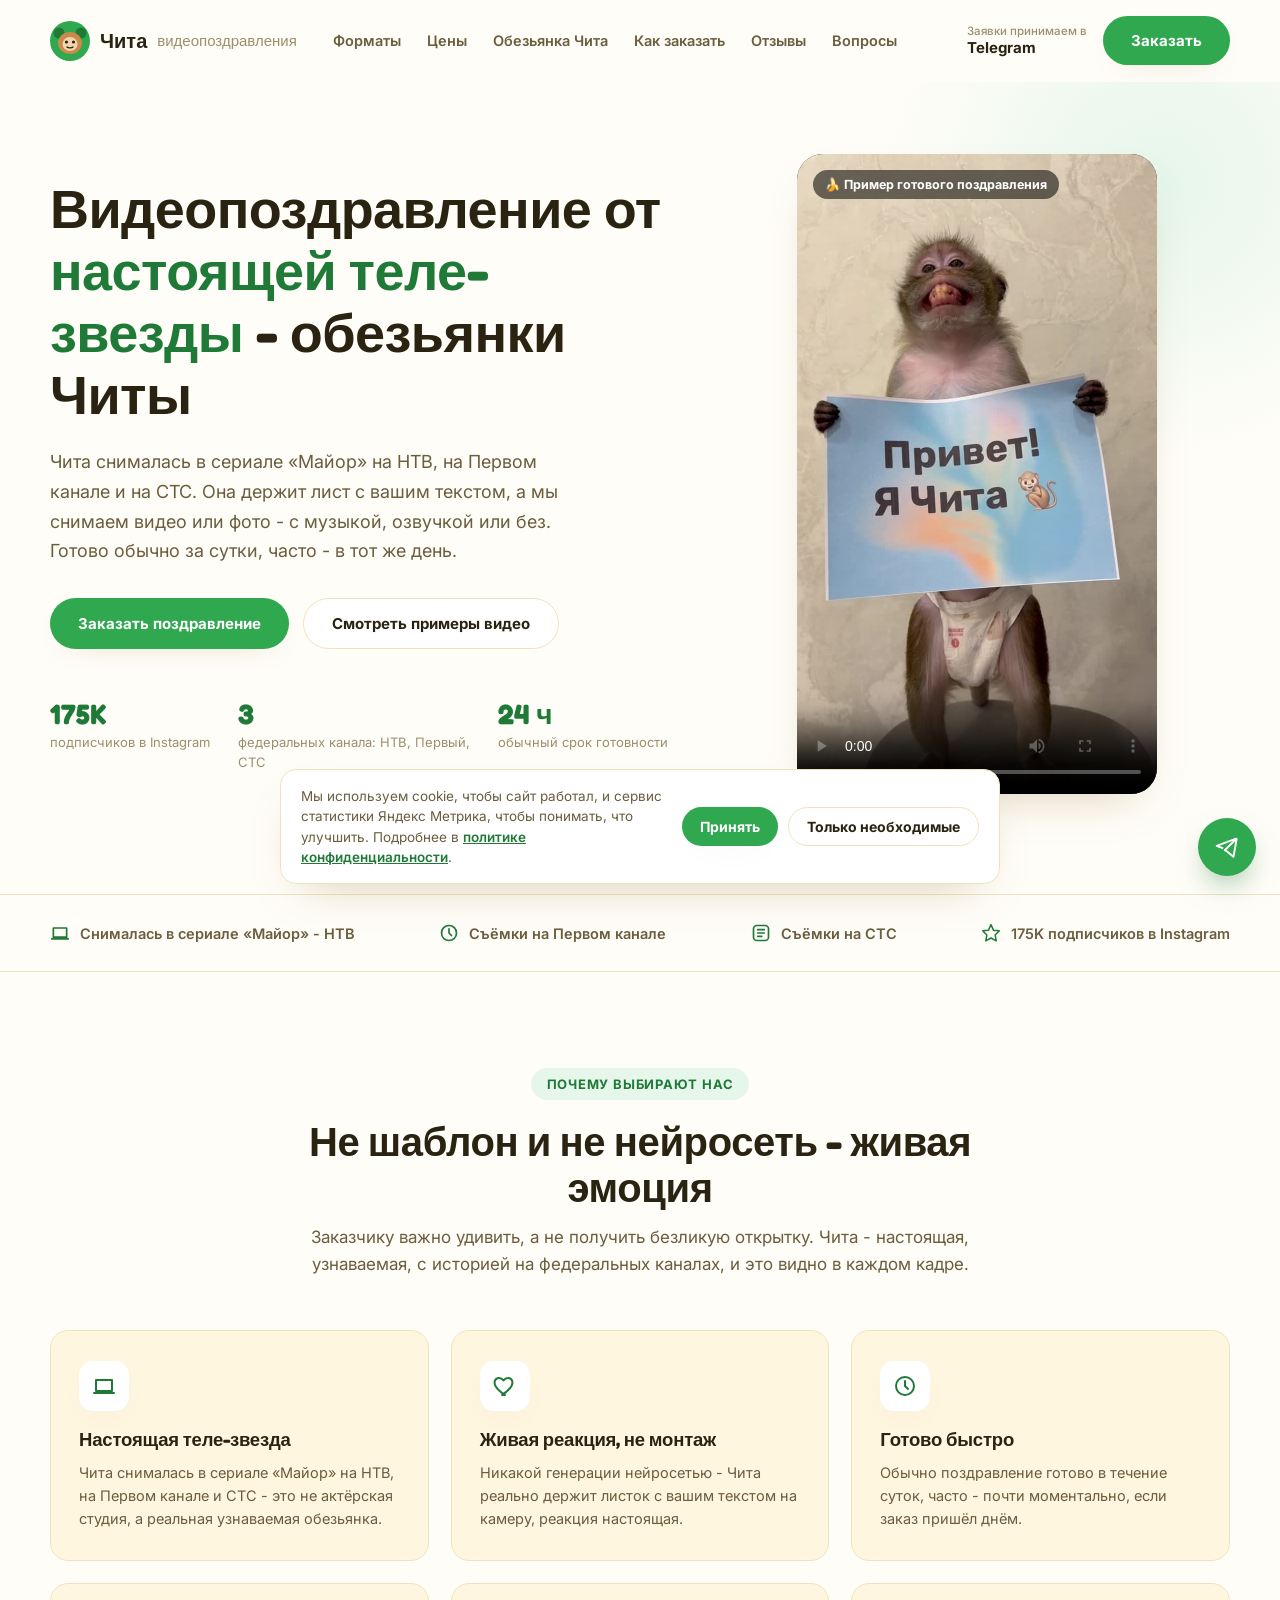
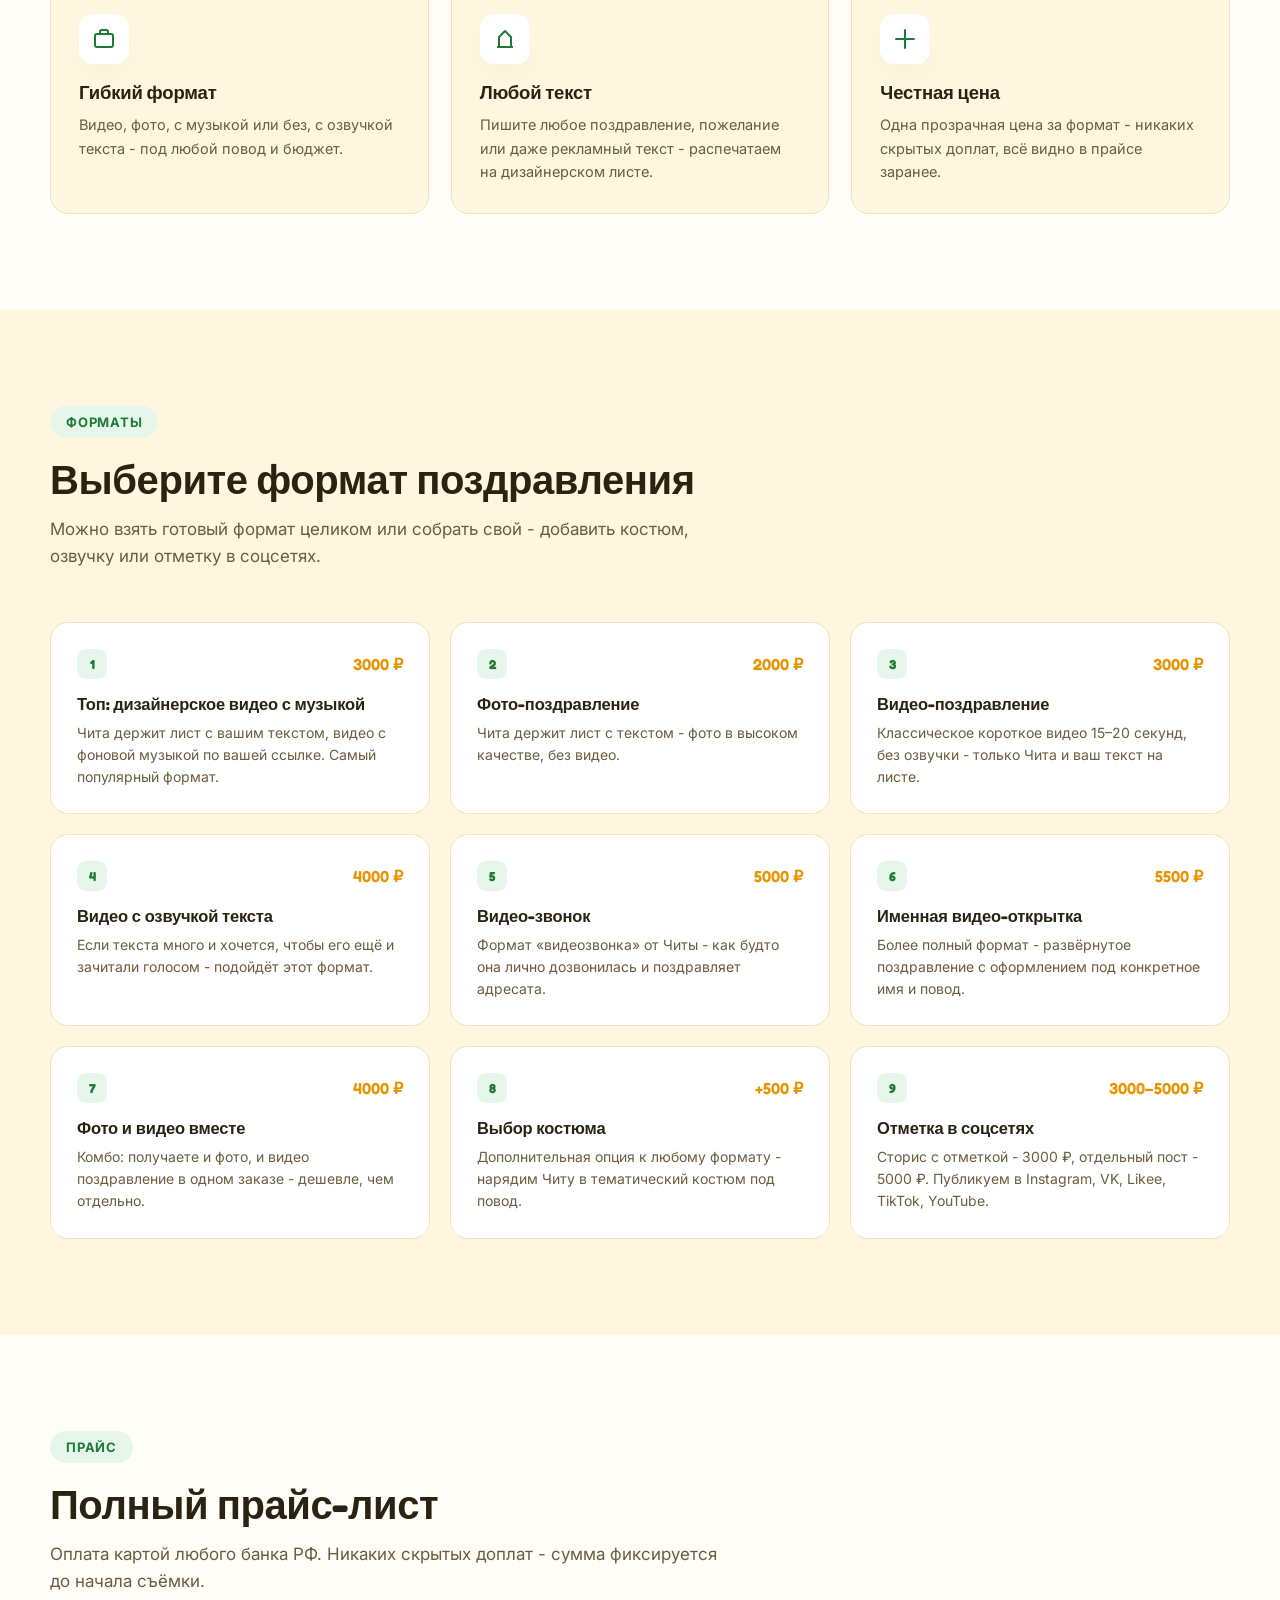
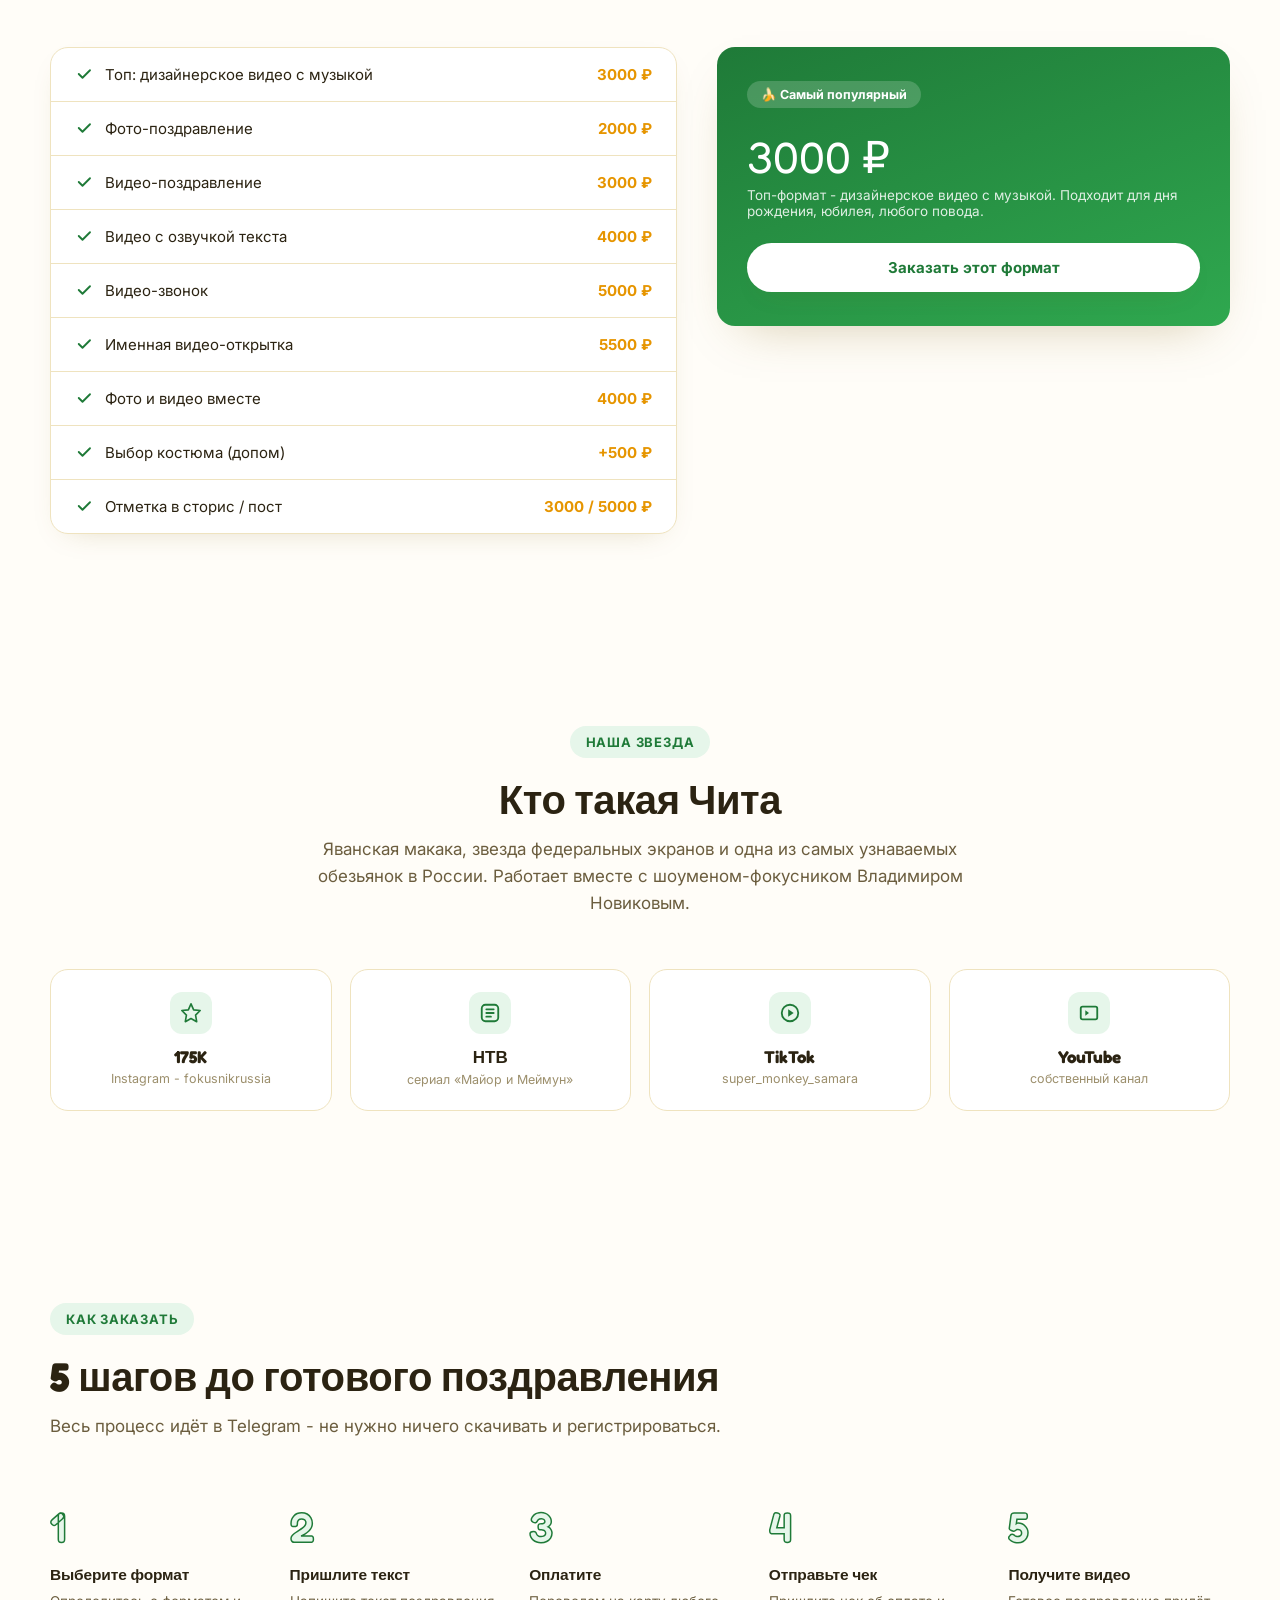
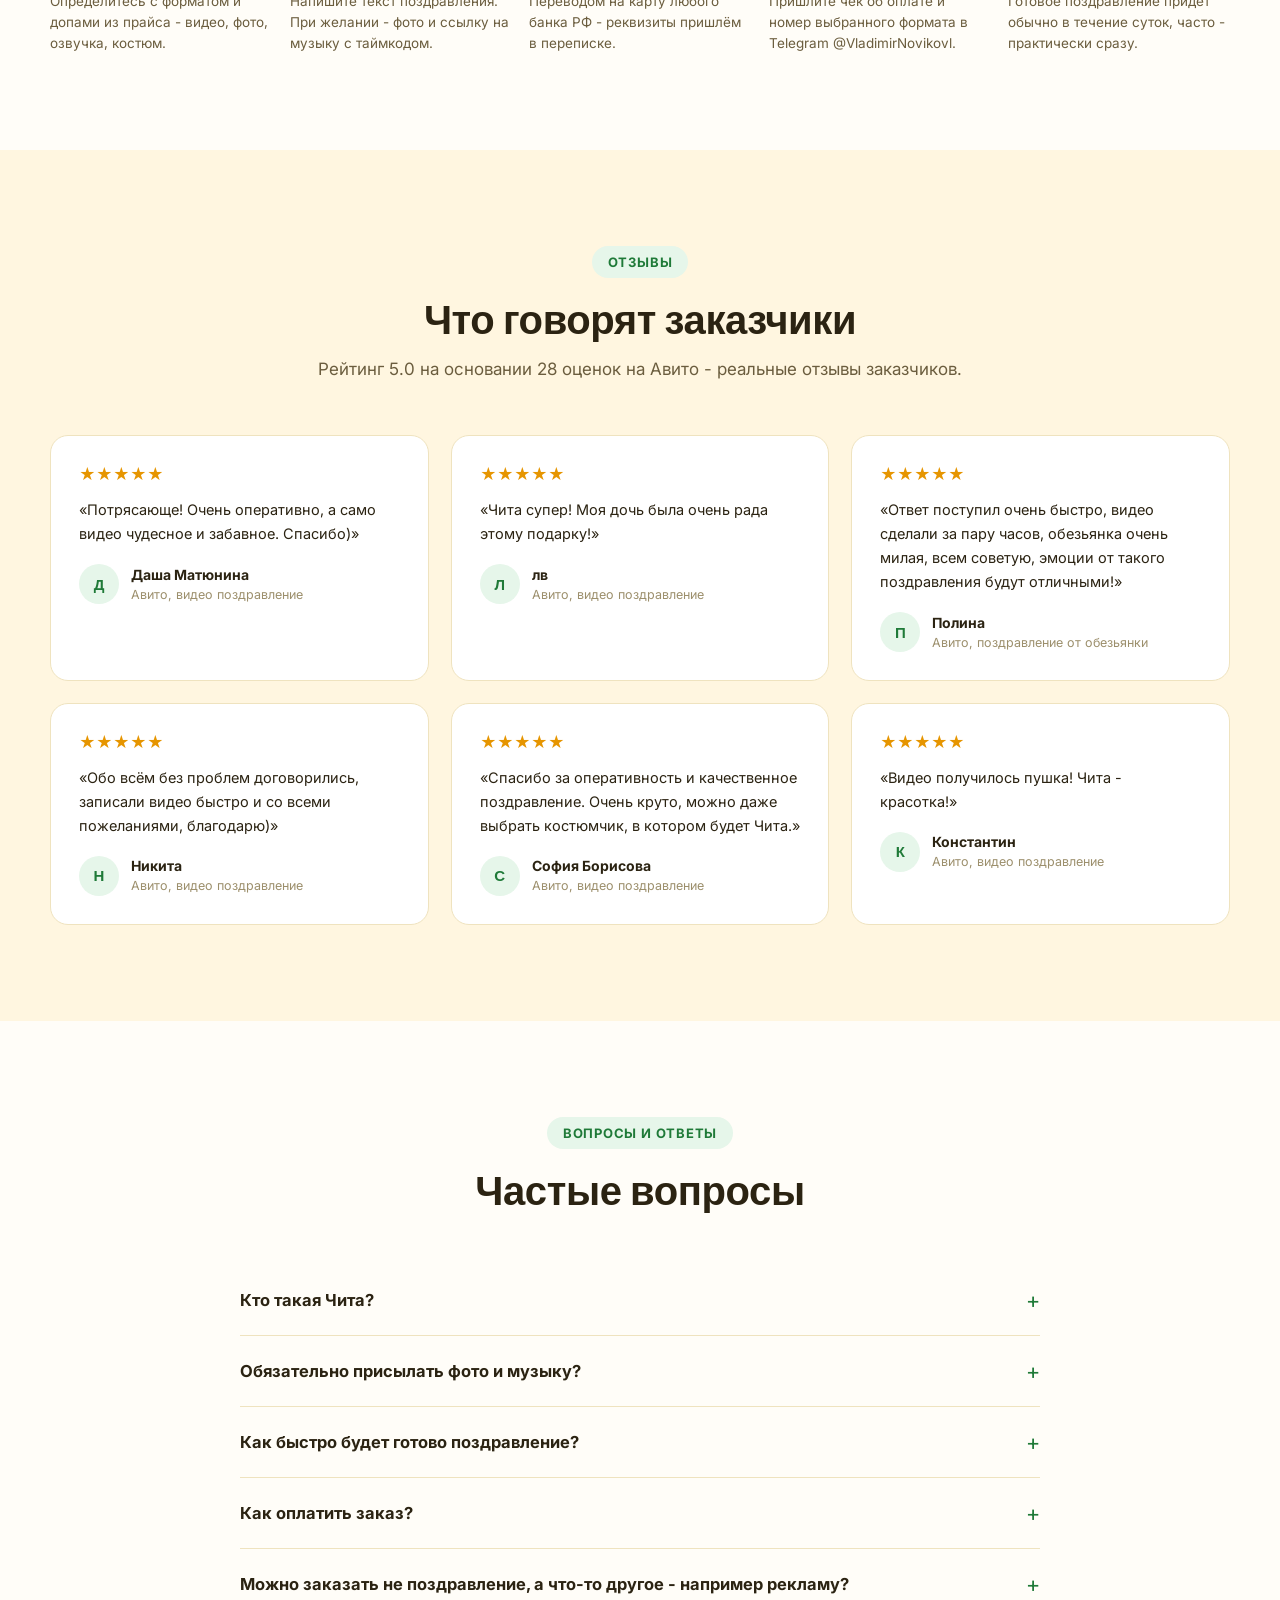
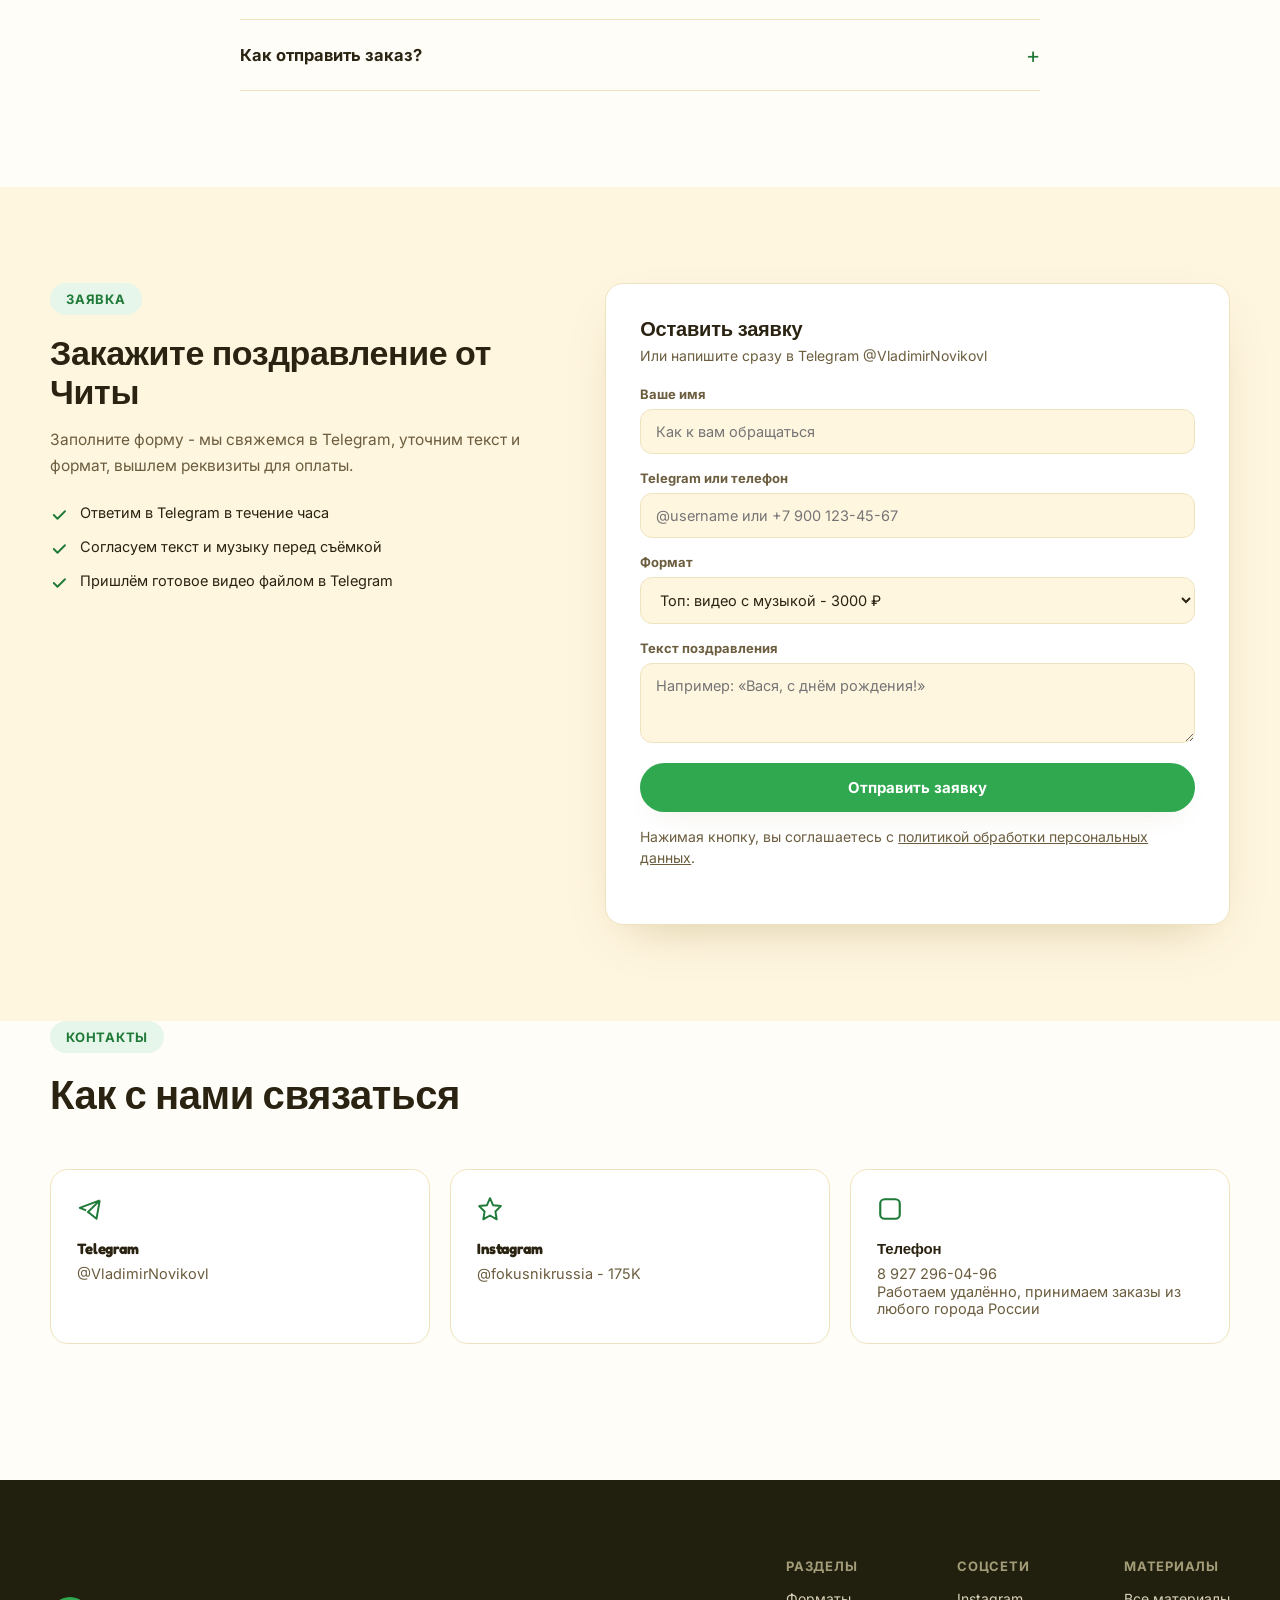
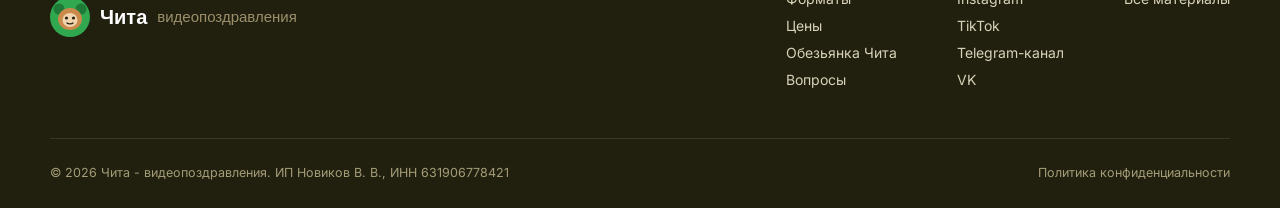
<file: index.html>
<!DOCTYPE html>
<html lang="ru">
<head>
<meta charset="UTF-8">
<meta name="viewport" content="width=device-width, initial-scale=1.0">
<title>Обезьянка Чита - видеопоздравления от теле-звезды | Самара</title>
<meta name="yandex-verification" content="7b27ff03f0bc5c9c" />
<meta name="google-site-verification" content="FWEDnWlwXWk9i9cfGS7akQi7jw8qp440DdIs5YsvJx8" />
<meta name="description" content="Именное видеопоздравление от Читы - обезьянки, которая снималась в сериале «Майор» на НТВ, на Первом канале и СТС. Видео, фото, открытка с озвучкой. Готово за сутки.">
<link rel="canonical" href="https://murzzsite.github.io/chita-monkey/">
<meta property="og:type" content="website">
<meta property="og:locale" content="ru_RU">
<meta property="og:title" content="Обезьянка Чита - видеопоздравления от теле-звезды">
<meta property="og:description" content="Именное видеопоздравление от обезьянки Читы, которая снималась в «Майоре» на НТВ. Видео с музыкой от 3000 ₽, готово за сутки.">
<meta property="og:url" content="https://murzzsite.github.io/chita-monkey/">
<meta property="og:image" content="https://murzzsite.github.io/chita-monkey/video/chita-promo-poster.jpg">
<script type="application/ld+json">
{
  "@context": "https://schema.org",
  "@type": "ProfessionalService",
  "name": "Чита - видеопоздравления",
  "description": "Именные видеопоздравления от обезьянки Читы, которая снималась в сериале «Майор». Работаем удалённо, принимаем заказы из любого города России.",
  "url": "https://murzzsite.github.io/chita-monkey/",
  "image": "https://murzzsite.github.io/chita-monkey/video/chita-promo-poster.jpg",
  "telephone": "+79272960496",
  "areaServed": "RU",
  "availableLanguage": "ru",
  "makesOffer": { "@type": "Offer", "name": "Видеопоздравление с музыкой", "price": "3000", "priceCurrency": "RUB" }
}
</script>
<link rel="preconnect" href="https://fonts.googleapis.com">
<link rel="preconnect" href="https://fonts.gstatic.com" crossorigin>
<link href="https://fonts.googleapis.com/css2?family=Fredoka:wght@500;600;700&family=Inter:wght@400;500;600;700;800&display=swap" rel="stylesheet">
<link rel="stylesheet" href="styles.css">
</head>
<body>

<header class="header" id="header">
  <div class="container header__inner">
    <a href="#top" class="logo">
      <svg class="logo__mark" viewBox="0 0 40 40" fill="none" xmlns="http://www.w3.org/2000/svg">
        <circle cx="20" cy="20" r="20" fill="#2FA84F"/>
        <circle cx="9" cy="12" r="5.5" fill="#1F7A38"/>
        <circle cx="31" cy="12" r="5.5" fill="#1F7A38"/>
        <ellipse cx="20" cy="22" rx="12" ry="11" fill="#C98A4B"/>
        <ellipse cx="20" cy="23" rx="7.5" ry="7" fill="#F2D5AE"/>
        <circle cx="16.5" cy="21" r="1.6" fill="#2B2312"/>
        <circle cx="23.5" cy="21" r="1.6" fill="#2B2312"/>
        <path d="M17 26c1 1.2 5 1.2 6 0" stroke="#2B2312" stroke-width="1.3" stroke-linecap="round"/>
      </svg>
      Чита <span class="logo__suffix">видеопоздравления</span>
    </a>
    <nav class="nav" id="nav">
      <a href="#services">Форматы</a>
      <a href="#price">Цены</a>
      <a href="#chita">Обезьянка Чита</a>
      <a href="#process">Как заказать</a>
      <a href="#reviews">Отзывы</a>
      <a href="#faq">Вопросы</a>
    </nav>
    <div class="header__actions">
      <div class="header__phone header__phone-text">
        <span>Заявки принимаем в</span>
        Telegram
      </div>
      <a href="https://t.me/VladimirNovikovl" target="_blank" rel="noopener" class="btn btn--primary">Заказать</a>
      <button class="burger" id="burger" aria-label="Меню"><span></span><span></span><span></span></button>
    </div>
  </div>
</header>

<main id="top">

  <!-- HERO -->
  <section class="hero">
    <div class="container hero__grid">
      <div>
        <h1 class="hero__title">Видеопоздравление от <em>настоящей теле-звезды</em> - обезьянки Читы</h1>
        <p class="hero__lead">Чита снималась в сериале «Майор» на НТВ, на Первом канале и на СТС. Она держит лист с вашим текстом, а мы снимаем видео или фото - с музыкой, озвучкой или без. Готово обычно за сутки, часто - в тот же день.</p>
        <div class="hero__actions">
          <a href="#form" class="btn btn--primary">Заказать поздравление</a>
          <a href="https://t.me/Samara_monkey" target="_blank" rel="noopener" class="btn btn--ghost">Смотреть примеры видео</a>
        </div>
        <div class="hero__stats">
          <div class="hero__stat"><b>175K</b><span>подписчиков в Instagram</span></div>
          <div class="hero__stat"><b>3</b><span>федеральных канала: НТВ, Первый, СТС</span></div>
          <div class="hero__stat"><b>24 ч</b><span>обычный срок готовности</span></div>
        </div>
      </div>
      <div class="hero__video">
        <video class="hero__video-el" poster="video/chita-promo-poster.jpg" controls playsinline preload="metadata">
          <source src="video/chita-promo.mp4" type="video/mp4">
        </video>
        <div class="hero__video-tag">🍌 Пример готового поздравления</div>
      </div>
    </div>
  </section>

  <!-- TRUST -->
  <div class="trust">
    <div class="container trust__inner">
      <div class="trust__item">
        <svg width="20" height="20" viewBox="0 0 24 24" fill="none"><path d="M4 6h16v11H4z M2 19h20" stroke="currentColor" stroke-width="2" stroke-linecap="round" stroke-linejoin="round"/></svg>
        Снималась в сериале «Майор» - НТВ
      </div>
      <div class="trust__item">
        <svg width="20" height="20" viewBox="0 0 24 24" fill="none"><circle cx="12" cy="12" r="9" stroke="currentColor" stroke-width="2"/><path d="M12 7v5l3 3" stroke="currentColor" stroke-width="2" stroke-linecap="round"/></svg>
        Съёмки на Первом канале
      </div>
      <div class="trust__item">
        <svg width="20" height="20" viewBox="0 0 24 24" fill="none"><rect x="3" y="3" width="18" height="18" rx="4" stroke="currentColor" stroke-width="2"/><path d="M8 12h8M8 8h8M8 16h5" stroke="currentColor" stroke-width="2" stroke-linecap="round"/></svg>
        Съёмки на СТС
      </div>
      <div class="trust__item">
        <svg width="20" height="20" viewBox="0 0 24 24" fill="none"><path d="M12 2l2.9 6.6L22 9.3l-5 5 1.2 7.2L12 18l-6.2 3.5L7 14.3l-5-5 7.1-0.7L12 2z" stroke="currentColor" stroke-width="1.8" stroke-linejoin="round"/></svg>
        175K подписчиков в Instagram
      </div>
    </div>
  </div>

  <!-- ADVANTAGES -->
  <section id="advantages">
    <div class="container">
      <div class="section__head center">
        <div class="eyebrow" style="margin-inline:auto">Почему выбирают нас</div>
        <h2>Не шаблон и не нейросеть - живая эмоция</h2>
        <p>Заказчику важно удивить, а не получить безликую открытку. Чита - настоящая, узнаваемая, с историей на федеральных каналах, и это видно в каждом кадре.</p>
      </div>
      <div class="adv-grid">
        <div class="adv">
          <div class="adv__icon"><svg width="24" height="24" viewBox="0 0 24 24" fill="none"><path d="M4 6h16v11H4z M2 19h20" stroke="currentColor" stroke-width="2" stroke-linecap="round" stroke-linejoin="round"/></svg></div>
          <h3>Настоящая теле-звезда</h3>
          <p>Чита снималась в сериале «Майор» на НТВ, на Первом канале и СТС - это не актёрская студия, а реальная узнаваемая обезьянка.</p>
        </div>
        <div class="adv">
          <div class="adv__icon"><svg width="24" height="24" viewBox="0 0 24 24" fill="none"><path d="M12 21s-7-4.5-9.5-9C.5 8 2 4 6 4c2.2 0 3.6 1.2 4.5 2.5C11.4 5.2 12.8 4 15 4c4 0 5.5 4 3.5 8-2.5 4.5-9.5 9-9.5 9z" stroke="currentColor" stroke-width="2" stroke-linejoin="round"/></svg></div>
          <h3>Живая реакция, не монтаж</h3>
          <p>Никакой генерации нейросетью - Чита реально держит листок с вашим текстом на камеру, реакция настоящая.</p>
        </div>
        <div class="adv">
          <div class="adv__icon"><svg width="24" height="24" viewBox="0 0 24 24" fill="none"><circle cx="12" cy="12" r="9" stroke="currentColor" stroke-width="2"/><path d="M12 7v5l3 3" stroke="currentColor" stroke-width="2" stroke-linecap="round"/></svg></div>
          <h3>Готово быстро</h3>
          <p>Обычно поздравление готово в течение суток, часто - почти моментально, если заказ пришёл днём.</p>
        </div>
        <div class="adv">
          <div class="adv__icon"><svg width="24" height="24" viewBox="0 0 24 24" fill="none"><rect x="3" y="7" width="18" height="13" rx="2" stroke="currentColor" stroke-width="2"/><path d="M8 7V5a2 2 0 012-2h4a2 2 0 012 2v2" stroke="currentColor" stroke-width="2"/></svg></div>
          <h3>Гибкий формат</h3>
          <p>Видео, фото, с музыкой или без, с озвучкой текста - под любой повод и бюджет.</p>
        </div>
        <div class="adv">
          <div class="adv__icon"><svg width="24" height="24" viewBox="0 0 24 24" fill="none"><path d="M4 20h16M6 20V10l6-6 6 6v10" stroke="currentColor" stroke-width="2" stroke-linejoin="round"/></svg></div>
          <h3>Любой текст</h3>
          <p>Пишите любое поздравление, пожелание или даже рекламный текст - распечатаем на дизайнерском листе.</p>
        </div>
        <div class="adv">
          <div class="adv__icon"><svg width="24" height="24" viewBox="0 0 24 24" fill="none"><path d="M12 3v18M3 12h18" stroke="currentColor" stroke-width="2" stroke-linecap="round"/></svg></div>
          <h3>Честная цена</h3>
          <p>Одна прозрачная цена за формат - никаких скрытых доплат, всё видно в прайсе заранее.</p>
        </div>
      </div>
    </div>
  </section>

  <!-- SERVICES -->
  <section id="services" class="price">
    <div class="container">
      <div class="section__head">
        <div class="eyebrow">Форматы</div>
        <h2>Выберите формат поздравления</h2>
        <p>Можно взять готовый формат целиком или собрать свой - добавить костюм, озвучку или отметку в соцсетях.</p>
      </div>
      <div class="srv-grid">
        <div class="srv">
          <div class="srv__top"><div class="srv__num">1</div><div class="srv__price">3000 ₽</div></div>
          <h3>Топ: дизайнерское видео с музыкой</h3>
          <p>Чита держит лист с вашим текстом, видео с фоновой музыкой по вашей ссылке. Самый популярный формат.</p>
        </div>
        <div class="srv">
          <div class="srv__top"><div class="srv__num">2</div><div class="srv__price">2000 ₽</div></div>
          <h3>Фото-поздравление</h3>
          <p>Чита держит лист с текстом - фото в высоком качестве, без видео.</p>
        </div>
        <div class="srv">
          <div class="srv__top"><div class="srv__num">3</div><div class="srv__price">3000 ₽</div></div>
          <h3>Видео-поздравление</h3>
          <p>Классическое короткое видео 15–20 секунд, без озвучки - только Чита и ваш текст на листе.</p>
        </div>
        <div class="srv">
          <div class="srv__top"><div class="srv__num">4</div><div class="srv__price">4000 ₽</div></div>
          <h3>Видео с озвучкой текста</h3>
          <p>Если текста много и хочется, чтобы его ещё и зачитали голосом - подойдёт этот формат.</p>
        </div>
        <div class="srv">
          <div class="srv__top"><div class="srv__num">5</div><div class="srv__price">5000 ₽</div></div>
          <h3>Видео-звонок</h3>
          <p>Формат «видеозвонка» от Читы - как будто она лично дозвонилась и поздравляет адресата.</p>
        </div>
        <div class="srv">
          <div class="srv__top"><div class="srv__num">6</div><div class="srv__price">5500 ₽</div></div>
          <h3>Именная видео-открытка</h3>
          <p>Более полный формат - развёрнутое поздравление с оформлением под конкретное имя и повод.</p>
        </div>
        <div class="srv">
          <div class="srv__top"><div class="srv__num">7</div><div class="srv__price">4000 ₽</div></div>
          <h3>Фото и видео вместе</h3>
          <p>Комбо: получаете и фото, и видео поздравление в одном заказе - дешевле, чем отдельно.</p>
        </div>
        <div class="srv">
          <div class="srv__top"><div class="srv__num">8</div><div class="srv__price">+500 ₽</div></div>
          <h3>Выбор костюма</h3>
          <p>Дополнительная опция к любому формату - нарядим Читу в тематический костюм под повод.</p>
        </div>
        <div class="srv">
          <div class="srv__top"><div class="srv__num">9</div><div class="srv__price">3000–5000 ₽</div></div>
          <h3>Отметка в соцсетях</h3>
          <p>Сторис с отметкой - 3000 ₽, отдельный пост - 5000 ₽. Публикуем в Instagram, VK, Likee, TikTok, YouTube.</p>
        </div>
      </div>
    </div>
  </section>

  <!-- PRICE TABLE -->
  <section id="price">
    <div class="container">
      <div class="section__head">
        <div class="eyebrow">Прайс</div>
        <h2>Полный прайс-лист</h2>
        <p>Оплата картой любого банка РФ. Никаких скрытых доплат - сумма фиксируется до начала съёмки.</p>
      </div>
      <div class="price__wrap">
        <div class="price__table">
          <div class="price__row">
            <div class="price__row-name"><svg width="18" height="18" viewBox="0 0 24 24" fill="none"><path d="M5 12l5 5L20 7" stroke="currentColor" stroke-width="2.5" stroke-linecap="round" stroke-linejoin="round"/></svg>Топ: дизайнерское видео с музыкой</div>
            <div class="price__row-val">3000 ₽</div>
          </div>
          <div class="price__row">
            <div class="price__row-name"><svg width="18" height="18" viewBox="0 0 24 24" fill="none"><path d="M5 12l5 5L20 7" stroke="currentColor" stroke-width="2.5" stroke-linecap="round" stroke-linejoin="round"/></svg>Фото-поздравление</div>
            <div class="price__row-val">2000 ₽</div>
          </div>
          <div class="price__row">
            <div class="price__row-name"><svg width="18" height="18" viewBox="0 0 24 24" fill="none"><path d="M5 12l5 5L20 7" stroke="currentColor" stroke-width="2.5" stroke-linecap="round" stroke-linejoin="round"/></svg>Видео-поздравление</div>
            <div class="price__row-val">3000 ₽</div>
          </div>
          <div class="price__row">
            <div class="price__row-name"><svg width="18" height="18" viewBox="0 0 24 24" fill="none"><path d="M5 12l5 5L20 7" stroke="currentColor" stroke-width="2.5" stroke-linecap="round" stroke-linejoin="round"/></svg>Видео с озвучкой текста</div>
            <div class="price__row-val">4000 ₽</div>
          </div>
          <div class="price__row">
            <div class="price__row-name"><svg width="18" height="18" viewBox="0 0 24 24" fill="none"><path d="M5 12l5 5L20 7" stroke="currentColor" stroke-width="2.5" stroke-linecap="round" stroke-linejoin="round"/></svg>Видео-звонок</div>
            <div class="price__row-val">5000 ₽</div>
          </div>
          <div class="price__row">
            <div class="price__row-name"><svg width="18" height="18" viewBox="0 0 24 24" fill="none"><path d="M5 12l5 5L20 7" stroke="currentColor" stroke-width="2.5" stroke-linecap="round" stroke-linejoin="round"/></svg>Именная видео-открытка</div>
            <div class="price__row-val">5500 ₽</div>
          </div>
          <div class="price__row">
            <div class="price__row-name"><svg width="18" height="18" viewBox="0 0 24 24" fill="none"><path d="M5 12l5 5L20 7" stroke="currentColor" stroke-width="2.5" stroke-linecap="round" stroke-linejoin="round"/></svg>Фото и видео вместе</div>
            <div class="price__row-val">4000 ₽</div>
          </div>
          <div class="price__row">
            <div class="price__row-name"><svg width="18" height="18" viewBox="0 0 24 24" fill="none"><path d="M5 12l5 5L20 7" stroke="currentColor" stroke-width="2.5" stroke-linecap="round" stroke-linejoin="round"/></svg>Выбор костюма (допом)</div>
            <div class="price__row-val">+500 ₽</div>
          </div>
          <div class="price__row">
            <div class="price__row-name"><svg width="18" height="18" viewBox="0 0 24 24" fill="none"><path d="M5 12l5 5L20 7" stroke="currentColor" stroke-width="2.5" stroke-linecap="round" stroke-linejoin="round"/></svg>Отметка в сторис / пост</div>
            <div class="price__row-val">3000 / 5000 ₽</div>
          </div>
        </div>
        <div class="price__card">
          <div class="price__badge">🍌 Самый популярный</div>
          <div class="price__new">3000 ₽</div>
          <div class="price__note">Топ-формат - дизайнерское видео с музыкой. Подходит для дня рождения, юбилея, любого повода.</div>
          <a href="#form" class="btn btn--primary btn--block" style="background:#fff;color:#1f7a38">Заказать этот формат</a>
        </div>
      </div>
    </div>
  </section>

  <!-- CHITA -->
  <section id="chita">
    <div class="container">
      <div class="section__head center">
        <div class="eyebrow" style="margin-inline:auto">Наша звезда</div>
        <h2>Кто такая Чита</h2>
        <p>Яванская макака, звезда федеральных экранов и одна из самых узнаваемых обезьянок в России. Работает вместе с шоуменом-фокусником Владимиром Новиковым.</p>
      </div>
      <div class="plat-grid">
        <div class="plat">
          <div class="plat__icon"><svg width="22" height="22" viewBox="0 0 24 24" fill="none"><path d="M12 2l2.9 6.6L22 9.3l-5 5 1.2 7.2L12 18l-6.2 3.5L7 14.3l-5-5 7.1-0.7L12 2z" stroke="currentColor" stroke-width="1.8" stroke-linejoin="round"/></svg></div>
          <b>175K</b>
          <span>Instagram - fokusnikrussia</span>
        </div>
        <div class="plat">
          <div class="plat__icon"><svg width="22" height="22" viewBox="0 0 24 24" fill="none"><rect x="3" y="3" width="18" height="18" rx="4" stroke="currentColor" stroke-width="2"/><path d="M8 12h8M8 8h8M8 16h5" stroke="currentColor" stroke-width="2" stroke-linecap="round"/></svg></div>
          <b>НТВ</b>
          <span>сериал «Майор и Меймун»</span>
        </div>
        <div class="plat">
          <div class="plat__icon"><svg width="22" height="22" viewBox="0 0 24 24" fill="none"><circle cx="12" cy="12" r="9" stroke="currentColor" stroke-width="2"/><path d="M10 8l6 4-6 4V8z" fill="currentColor"/></svg></div>
          <b>TikTok</b>
          <span>super_monkey_samara</span>
        </div>
        <div class="plat">
          <div class="plat__icon"><svg width="22" height="22" viewBox="0 0 24 24" fill="none"><rect x="3" y="5" width="18" height="14" rx="2" stroke="currentColor" stroke-width="2"/><path d="M8 9l4 3-4 3V9z" fill="currentColor"/></svg></div>
          <b>YouTube</b>
          <span>собственный канал</span>
        </div>
      </div>
    </div>
  </section>

  <!-- PROCESS -->
  <section id="process">
    <div class="container">
      <div class="section__head">
        <div class="eyebrow">Как заказать</div>
        <h2>5 шагов до готового поздравления</h2>
        <p>Весь процесс идёт в Telegram - не нужно ничего скачивать и регистрироваться.</p>
      </div>
      <div class="steps">
        <div class="step">
          <div class="step__num">1</div>
          <h3>Выберите формат</h3>
          <p>Определитесь с форматом и допами из прайса - видео, фото, озвучка, костюм.</p>
        </div>
        <div class="step">
          <div class="step__num">2</div>
          <h3>Пришлите текст</h3>
          <p>Напишите текст поздравления. При желании - фото и ссылку на музыку с таймкодом.</p>
        </div>
        <div class="step">
          <div class="step__num">3</div>
          <h3>Оплатите</h3>
          <p>Переводом на карту любого банка РФ - реквизиты пришлём в переписке.</p>
        </div>
        <div class="step">
          <div class="step__num">4</div>
          <h3>Отправьте чек</h3>
          <p>Пришлите чек об оплате и номер выбранного формата в Telegram @VladimirNovikovl.</p>
        </div>
        <div class="step">
          <div class="step__num">5</div>
          <h3>Получите видео</h3>
          <p>Готовое поздравление придёт обычно в течение суток, часто - практически сразу.</p>
        </div>
      </div>
    </div>
  </section>

  <!-- REVIEWS -->
  <section id="reviews" class="price">
    <div class="container">
      <div class="section__head center">
        <div class="eyebrow" style="margin-inline:auto">Отзывы</div>
        <h2>Что говорят заказчики</h2>
        <p>Рейтинг 5.0 на основании 28 оценок на Авито - реальные отзывы заказчиков.</p>
      </div>
      <div class="rev-grid">
        <div class="rev">
          <div class="rev__stars">★★★★★</div>
          <p>«Потрясающе! Очень оперативно, а само видео чудесное и забавное. Спасибо)»</p>
          <div class="rev__author">
            <div class="rev__avatar">Д</div>
            <div><b>Даша Матюнина</b><span>Авито, видео поздравление</span></div>
          </div>
        </div>
        <div class="rev">
          <div class="rev__stars">★★★★★</div>
          <p>«Чита супер! Моя дочь была очень рада этому подарку!»</p>
          <div class="rev__author">
            <div class="rev__avatar">Л</div>
            <div><b>лв</b><span>Авито, видео поздравление</span></div>
          </div>
        </div>
        <div class="rev">
          <div class="rev__stars">★★★★★</div>
          <p>«Ответ поступил очень быстро, видео сделали за пару часов, обезьянка очень милая, всем советую, эмоции от такого поздравления будут отличными!»</p>
          <div class="rev__author">
            <div class="rev__avatar">П</div>
            <div><b>Полина</b><span>Авито, поздравление от обезьянки</span></div>
          </div>
        </div>
        <div class="rev">
          <div class="rev__stars">★★★★★</div>
          <p>«Обо всём без проблем договорились, записали видео быстро и со всеми пожеланиями, благодарю)»</p>
          <div class="rev__author">
            <div class="rev__avatar">Н</div>
            <div><b>Никита</b><span>Авито, видео поздравление</span></div>
          </div>
        </div>
        <div class="rev">
          <div class="rev__stars">★★★★★</div>
          <p>«Спасибо за оперативность и качественное поздравление. Очень круто, можно даже выбрать костюмчик, в котором будет Чита.»</p>
          <div class="rev__author">
            <div class="rev__avatar">С</div>
            <div><b>София Борисова</b><span>Авито, видео поздравление</span></div>
          </div>
        </div>
        <div class="rev">
          <div class="rev__stars">★★★★★</div>
          <p>«Видео получилось пушка! Чита - красотка!»</p>
          <div class="rev__author">
            <div class="rev__avatar">К</div>
            <div><b>Константин</b><span>Авито, видео поздравление</span></div>
          </div>
        </div>
      </div>
    </div>
  </section>

  <!-- FAQ -->
  <section id="faq">
    <div class="container">
      <div class="section__head center">
        <div class="eyebrow" style="margin-inline:auto">Вопросы и ответы</div>
        <h2>Частые вопросы</h2>
      </div>
      <div class="faq">
        <details class="faq__item">
          <summary>Кто такая Чита?<span></span></summary>
          <p>Чита - яванская макака, которая снималась в сериале «Майор» на НТВ, на Первом канале и на СТС. Работает вместе с шоуменом-фокусником Владимиром Новиковым в Самаре.</p>
        </details>
        <details class="faq__item">
          <summary>Обязательно присылать фото и музыку?</summary>
          <p>Нет, это по желанию. Достаточно текста поздравления - остальное можно оставить на наш выбор или пропустить.</p>
        </details>
        <details class="faq__item">
          <summary>Как быстро будет готово поздравление?</summary>
          <p>Обычно в течение суток, но часто получается сделать почти моментально - в день заказа.</p>
        </details>
        <details class="faq__item">
          <summary>Как оплатить заказ?</summary>
          <p>Переводом на карту любого банка РФ. Реквизиты отправим в переписке в Telegram после выбора формата.</p>
        </details>
        <details class="faq__item">
          <summary>Можно заказать не поздравление, а что-то другое - например рекламу?</summary>
          <p>Да, на листе можно написать любой текст - поздравление, рекламу, шутку. Формат съёмки тот же.</p>
        </details>
        <details class="faq__item">
          <summary>Как отправить заказ?</summary>
          <p>Через форму на сайте или напрямую в Telegram - @VladimirNovikovl. Пришлите текст, формат из прайса и чек об оплате.</p>
        </details>
      </div>
    </div>
  </section>

  <!-- FORM -->
  <section id="form" class="form-section">
    <div class="container form-wrap">
      <div class="form-info">
        <div class="eyebrow">Заявка</div>
        <h2>Закажите поздравление от Читы</h2>
        <p>Заполните форму - мы свяжемся в Telegram, уточним текст и формат, вышлем реквизиты для оплаты.</p>
        <ul class="form-info__list">
          <li><svg width="18" height="18" viewBox="0 0 24 24" fill="none"><path d="M5 12l5 5L20 7" stroke="currentColor" stroke-width="2.5" stroke-linecap="round" stroke-linejoin="round"/></svg>Ответим в Telegram в течение часа</li>
          <li><svg width="18" height="18" viewBox="0 0 24 24" fill="none"><path d="M5 12l5 5L20 7" stroke="currentColor" stroke-width="2.5" stroke-linecap="round" stroke-linejoin="round"/></svg>Согласуем текст и музыку перед съёмкой</li>
          <li><svg width="18" height="18" viewBox="0 0 24 24" fill="none"><path d="M5 12l5 5L20 7" stroke="currentColor" stroke-width="2.5" stroke-linecap="round" stroke-linejoin="round"/></svg>Пришлём готовое видео файлом в Telegram</li>
        </ul>
      </div>
      <form class="form" id="leadForm">
        <h3>Оставить заявку</h3>
        <p>Или напишите сразу в Telegram @VladimirNovikovl</p>
        <div class="field">
          <label for="name">Ваше имя</label>
          <input type="text" id="name" name="name" placeholder="Как к вам обращаться" required>
        </div>
        <div class="field">
          <label for="contact">Telegram или телефон</label>
          <input type="text" id="contact" name="contact" placeholder="@username или +7 900 123-45-67" required>
        </div>
        <div class="field">
          <label for="format">Формат</label>
          <select id="format" name="format">
            <option>Топ: видео с музыкой - 3000 ₽</option>
            <option>Фото-поздравление - 2000 ₽</option>
            <option>Видео-поздравление - 3000 ₽</option>
            <option>Видео с озвучкой - 4000 ₽</option>
            <option>Видео-звонок - 5000 ₽</option>
            <option>Именная видео-открытка - 5500 ₽</option>
            <option>Ещё не решил(а)</option>
          </select>
        </div>
        <div class="field">
          <label for="message">Текст поздравления</label>
          <textarea id="message" name="message" placeholder="Например: «Вася, с днём рождения!»"></textarea>
        </div>
        <input type="text" name="_gotcha" style="display:none" tabindex="-1" autocomplete="off">
        <button type="submit" class="btn btn--primary btn--block">Отправить заявку</button>
        <p class="form__legal">Нажимая кнопку, вы соглашаетесь с <a href="privacy.html" style="text-decoration:underline">политикой обработки персональных данных</a>.</p>
      </form>
    </div>
  </section>

  <!-- CONTACTS -->
  <section class="contacts">
    <div class="container">
      <div class="section__head">
        <div class="eyebrow">Контакты</div>
        <h2>Как с нами связаться</h2>
      </div>
      <div class="contact-cards">
        <div class="contact-card">
          <svg width="26" height="26" viewBox="0 0 24 24" fill="none"><path d="M21 4L2.5 11l6 2.3M21 4l-3 17-8-6.5M21 4L9.5 15.5" stroke="currentColor" stroke-width="1.8" stroke-linejoin="round"/></svg>
          <h4>Telegram</h4>
          <a href="https://t.me/VladimirNovikovl" target="_blank" rel="noopener">@VladimirNovikovl</a>
        </div>
        <div class="contact-card">
          <svg width="26" height="26" viewBox="0 0 24 24" fill="none"><path d="M12 2l2.9 6.6L22 9.3l-5 5 1.2 7.2L12 18l-6.2 3.5L7 14.3l-5-5 7.1-0.7L12 2z" stroke="currentColor" stroke-width="1.8" stroke-linejoin="round"/></svg>
          <h4>Instagram</h4>
          <a href="https://www.instagram.com/fokusnikrussia" target="_blank" rel="noopener">@fokusnikrussia - 175K</a>
        </div>
        <div class="contact-card">
          <svg width="26" height="26" viewBox="0 0 24 24" fill="none"><rect x="3" y="3" width="18" height="18" rx="4" stroke="currentColor" stroke-width="2"/></svg>
          <h4>Телефон</h4>
          <a href="tel:+79272960496">8 927 296-04-96</a>
          <p>Работаем удалённо, принимаем заказы из любого города России</p>
        </div>
      </div>
    </div>
  </section>

</main>

<footer class="footer">
  <div class="container">
    <div class="footer__top">
      <a href="#top" class="logo">
        <svg class="logo__mark" viewBox="0 0 40 40" fill="none" xmlns="http://www.w3.org/2000/svg">
          <circle cx="20" cy="20" r="20" fill="#2FA84F"/>
          <circle cx="9" cy="12" r="5.5" fill="#1F7A38"/>
          <circle cx="31" cy="12" r="5.5" fill="#1F7A38"/>
          <ellipse cx="20" cy="22" rx="12" ry="11" fill="#C98A4B"/>
          <ellipse cx="20" cy="23" rx="7.5" ry="7" fill="#F2D5AE"/>
          <circle cx="16.5" cy="21" r="1.6" fill="#2B2312"/>
          <circle cx="23.5" cy="21" r="1.6" fill="#2B2312"/>
          <path d="M17 26c1 1.2 5 1.2 6 0" stroke="#2B2312" stroke-width="1.3" stroke-linecap="round"/>
        </svg>
        Чита <span class="logo__suffix">видеопоздравления</span>
      </a>
      <div class="footer__cols">
        <div class="footer__col">
          <h5>Разделы</h5>
          <a href="#services">Форматы</a>
          <a href="#price">Цены</a>
          <a href="#chita">Обезьянка Чита</a>
          <a href="#faq">Вопросы</a>
        </div>
        <div class="footer__col">
          <h5>Соцсети</h5>
          <a href="https://www.instagram.com/fokusnikrussia" target="_blank" rel="noopener">Instagram</a>
          <a href="https://www.tiktok.com/@super_monkey_samara" target="_blank" rel="noopener">TikTok</a>
          <a href="https://t.me/Samara_monkey" target="_blank" rel="noopener">Telegram-канал</a>
          <a href="https://vk.ru/fokusnikrussia" target="_blank" rel="noopener">VK</a>
        </div>
        <div class="footer__col">
          <h5>Материалы</h5>
          <a href="materials.html">Все материалы</a>
        </div>
      </div>
    </div>
    <div class="footer__bottom">
      <span>© <span id="year"></span> Чита - видеопоздравления. ИП Новиков В. В., ИНН 631906778421</span>
      <a href="privacy.html">Политика конфиденциальности</a>
    </div>
  </div>
</footer>

<a href="https://t.me/VladimirNovikovl" target="_blank" rel="noopener" class="fab" aria-label="Написать в Telegram">
  <svg width="26" height="26" viewBox="0 0 24 24" fill="none"><path d="M21 4L2.5 11l6 2.3M21 4l-3 17-8-6.5M21 4L9.5 15.5" stroke="#fff" stroke-width="1.8" stroke-linejoin="round"/></svg>
</a>

<script src="script.js"></script>
</body>
</html>
</file>
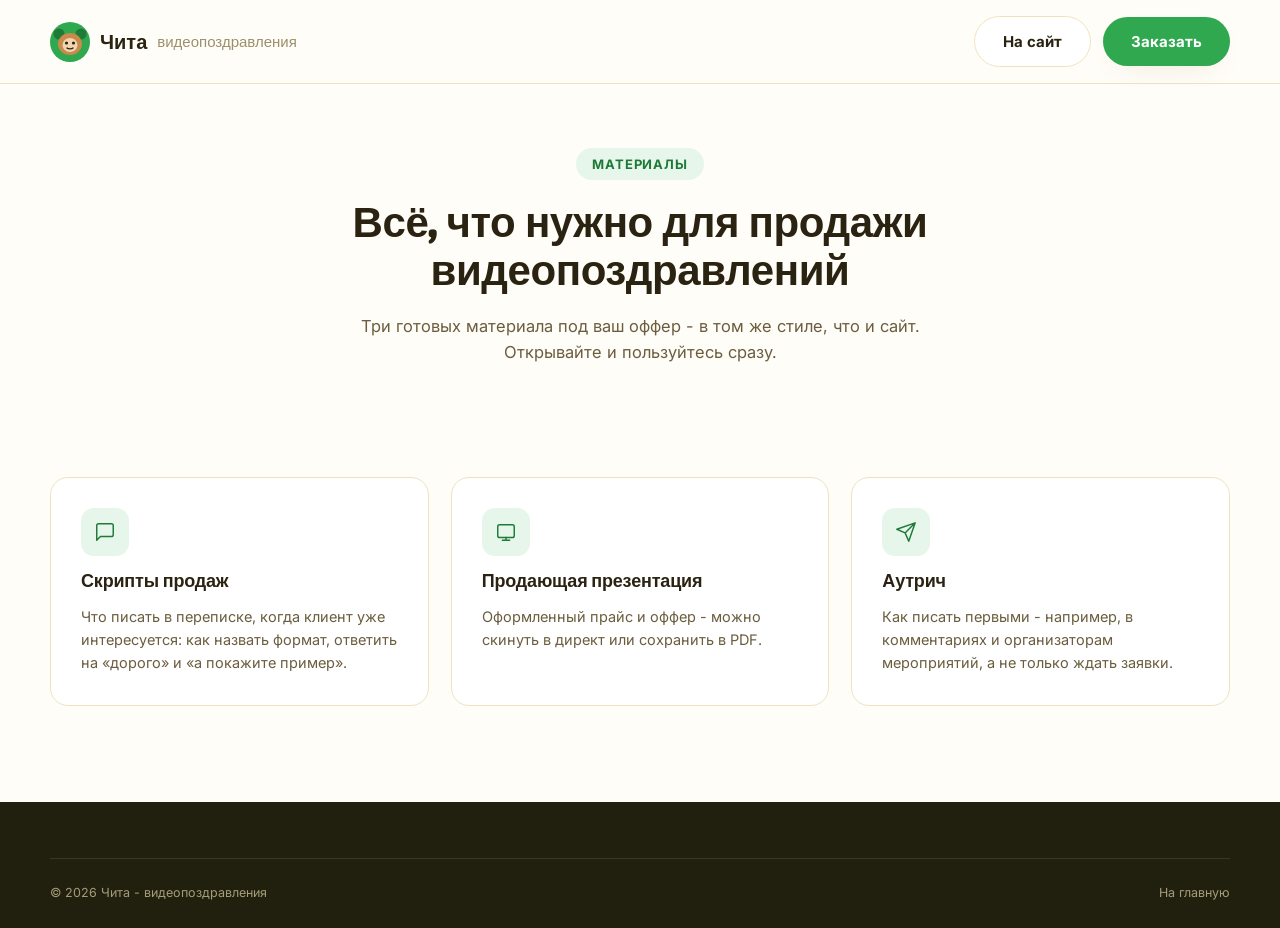
<file: materials.html>
<!DOCTYPE html>
<html lang="ru">
<head>
<meta name="robots" content="noindex">
<meta charset="UTF-8">
<meta name="viewport" content="width=device-width, initial-scale=1.0">
<title>Материалы - Чита, видеопоздравления</title>
<link rel="preconnect" href="https://fonts.googleapis.com">
<link rel="preconnect" href="https://fonts.gstatic.com" crossorigin>
<link href="https://fonts.googleapis.com/css2?family=Fredoka:wght@500;600;700&family=Inter:wght@400;500;600;700;800&display=swap" rel="stylesheet">
<link rel="stylesheet" href="styles.css">
</head>
<body>
<div class="doc-bar">
  <div class="container doc-bar__inner">
    <a href="index.html" class="logo">
      <svg class="logo__mark" viewBox="0 0 40 40" fill="none" xmlns="http://www.w3.org/2000/svg">
        <circle cx="20" cy="20" r="20" fill="#2FA84F"/>
        <circle cx="9" cy="12" r="5.5" fill="#1F7A38"/>
        <circle cx="31" cy="12" r="5.5" fill="#1F7A38"/>
        <ellipse cx="20" cy="22" rx="12" ry="11" fill="#C98A4B"/>
        <ellipse cx="20" cy="23" rx="7.5" ry="7" fill="#F2D5AE"/>
        <circle cx="16.5" cy="21" r="1.6" fill="#2B2312"/>
        <circle cx="23.5" cy="21" r="1.6" fill="#2B2312"/>
        <path d="M17 26c1 1.2 5 1.2 6 0" stroke="#2B2312" stroke-width="1.3" stroke-linecap="round"/>
      </svg>
      Чита <span class="logo__suffix">видеопоздравления</span>
    </a>
    <div class="doc-bar__actions">
      <a href="index.html" class="btn btn--ghost">На сайт</a>
      <a href="index.html#form" class="btn btn--primary">Заказать</a>
    </div>
  </div>
</div>

<div class="doc-hero">
  <div class="container">
    <div class="eyebrow">Материалы</div>
    <h1>Всё, что нужно для продажи видеопоздравлений</h1>
    <p>Три готовых материала под ваш оффер - в том же стиле, что и сайт. Открывайте и пользуйтесь сразу.</p>
  </div>
</div>

<section class="doc-section">
  <div class="container">
    <div class="mat-grid">
      <a href="scripts.html" class="mat-card">
        <div class="mat-card__icon"><svg width="22" height="22" viewBox="0 0 24 24" fill="none"><path d="M21 15a2 2 0 0 1-2 2H7l-4 4V5a2 2 0 0 1 2-2h14a2 2 0 0 1 2 2v10z" stroke="currentColor" stroke-width="1.6" stroke-linejoin="round"/></svg></div>
        <h3>Скрипты продаж</h3>
        <p>Что писать в переписке, когда клиент уже интересуется: как назвать формат, ответить на «дорого» и «а покажите пример».</p>
      </a>
      <a href="presentation.html" class="mat-card">
        <div class="mat-card__icon"><svg width="22" height="22" viewBox="0 0 24 24" fill="none"><rect x="3" y="4" width="18" height="14" rx="2" stroke="currentColor" stroke-width="1.6"/><path d="M8 21h8M12 18v3" stroke="currentColor" stroke-width="1.6" stroke-linecap="round"/></svg></div>
        <h3>Продающая презентация</h3>
        <p>Оформленный прайс и оффер - можно скинуть в директ или сохранить в PDF.</p>
      </a>
      <a href="outreach.html" class="mat-card">
        <div class="mat-card__icon"><svg width="22" height="22" viewBox="0 0 24 24" fill="none"><path d="M22 2 11 13M22 2l-7 20-4-9-9-4 20-7z" stroke="currentColor" stroke-width="1.6" stroke-linejoin="round"/></svg></div>
        <h3>Аутрич</h3>
        <p>Как писать первыми - например, в комментариях и организаторам мероприятий, а не только ждать заявки.</p>
      </a>
    </div>
  </div>
</section>

<footer class="footer">
  <div class="container footer__bottom">
    <span>© <span id="year"></span> Чита - видеопоздравления</span>
    <a href="index.html">На главную</a>
  </div>
</footer>
<script>document.getElementById('year').textContent = new Date().getFullYear();</script>
</body>
</html>
</file>
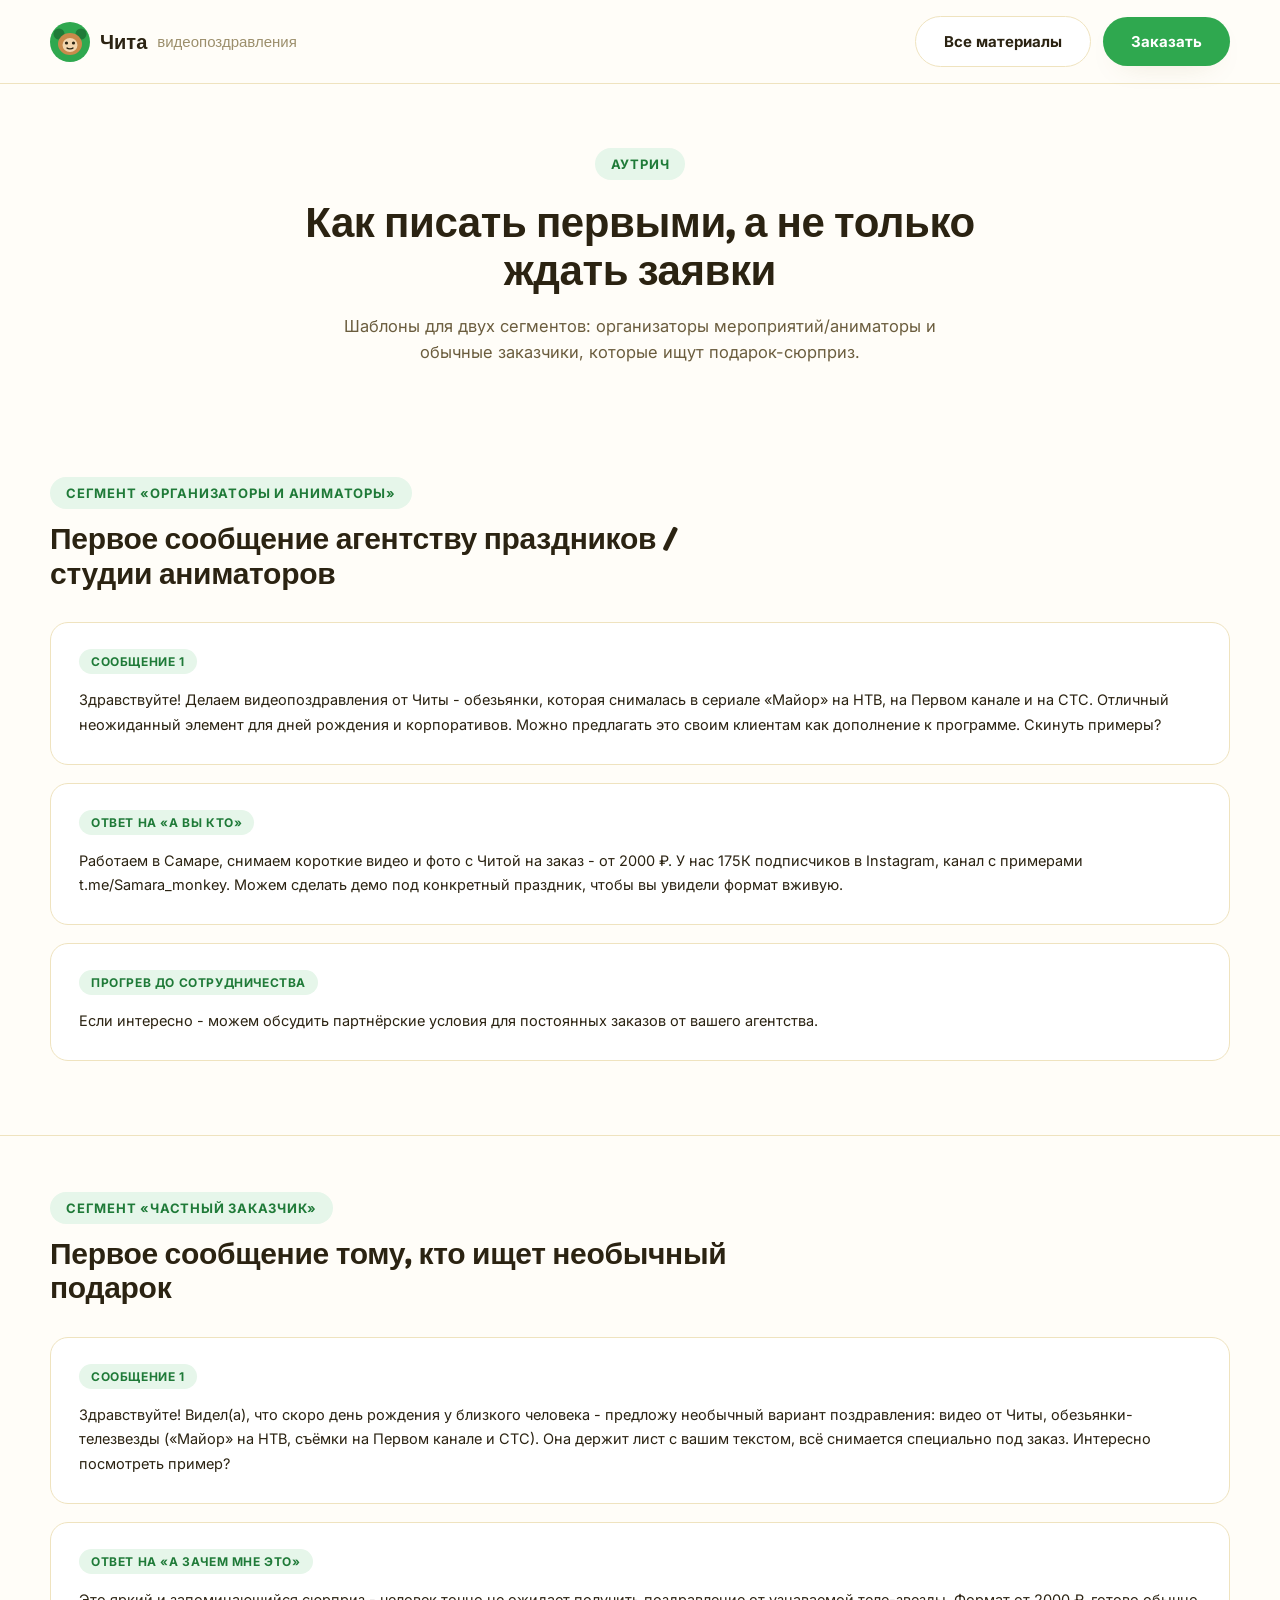
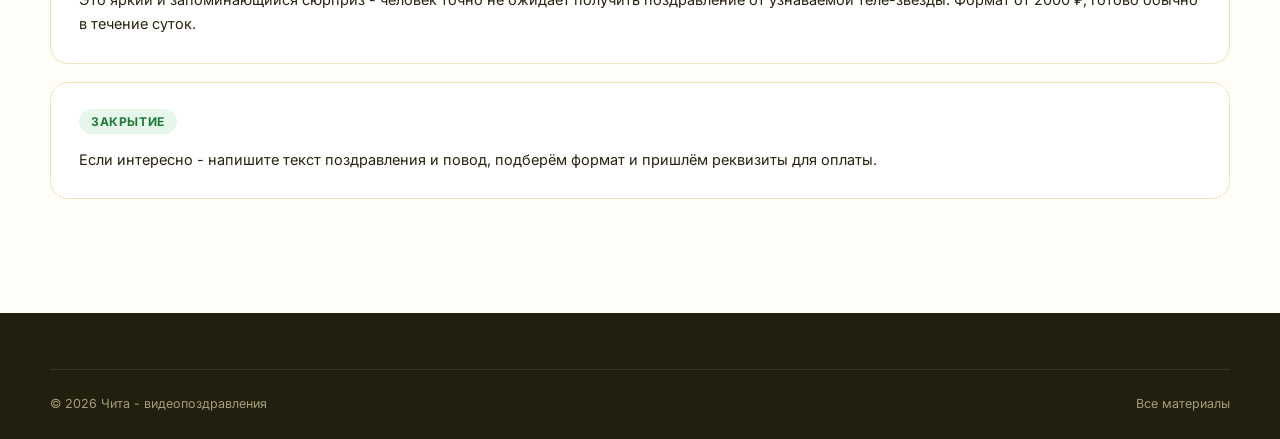
<file: outreach.html>
<!DOCTYPE html>
<html lang="ru">
<head>
<meta name="robots" content="noindex">
<meta charset="UTF-8">
<meta name="viewport" content="width=device-width, initial-scale=1.0">
<title>Аутрич - Чита, видеопоздравления</title>
<link rel="preconnect" href="https://fonts.googleapis.com">
<link rel="preconnect" href="https://fonts.gstatic.com" crossorigin>
<link href="https://fonts.googleapis.com/css2?family=Fredoka:wght@500;600;700&family=Inter:wght@400;500;600;700;800&display=swap" rel="stylesheet">
<link rel="stylesheet" href="styles.css">
</head>
<body>
<div class="doc-bar">
  <div class="container doc-bar__inner">
    <a href="index.html" class="logo">
      <svg class="logo__mark" viewBox="0 0 40 40" fill="none" xmlns="http://www.w3.org/2000/svg">
        <circle cx="20" cy="20" r="20" fill="#2FA84F"/>
        <circle cx="9" cy="12" r="5.5" fill="#1F7A38"/>
        <circle cx="31" cy="12" r="5.5" fill="#1F7A38"/>
        <ellipse cx="20" cy="22" rx="12" ry="11" fill="#C98A4B"/>
        <ellipse cx="20" cy="23" rx="7.5" ry="7" fill="#F2D5AE"/>
        <circle cx="16.5" cy="21" r="1.6" fill="#2B2312"/>
        <circle cx="23.5" cy="21" r="1.6" fill="#2B2312"/>
        <path d="M17 26c1 1.2 5 1.2 6 0" stroke="#2B2312" stroke-width="1.3" stroke-linecap="round"/>
      </svg>
      Чита <span class="logo__suffix">видеопоздравления</span>
    </a>
    <div class="doc-bar__actions">
      <a href="materials.html" class="btn btn--ghost">Все материалы</a>
      <a href="index.html#form" class="btn btn--primary">Заказать</a>
    </div>
  </div>
</div>

<div class="doc-hero">
  <div class="container">
    <div class="eyebrow">Аутрич</div>
    <h1>Как писать первыми, а не только ждать заявки</h1>
    <p>Шаблоны для двух сегментов: организаторы мероприятий/аниматоры и обычные заказчики, которые ищут подарок-сюрприз.</p>
  </div>
</div>

<section class="doc-section">
  <div class="container">
    <div class="doc-section__head">
      <div class="eyebrow">Сегмент «Организаторы и аниматоры»</div>
      <h2>Первое сообщение агентству праздников / студии аниматоров</h2>
    </div>
    <div class="msg-block">
      <span class="msg-block__tag">Сообщение 1</span>
      <p>Здравствуйте! Делаем видеопоздравления от Читы - обезьянки, которая снималась в сериале «Майор» на НТВ, на Первом канале и на СТС. Отличный неожиданный элемент для дней рождения и корпоративов. Можно предлагать это своим клиентам как дополнение к программе. Скинуть примеры?</p>
    </div>
    <div class="msg-block">
      <span class="msg-block__tag">Ответ на «а вы кто»</span>
      <p>Работаем в Самаре, снимаем короткие видео и фото с Читой на заказ - от 2000 ₽. У нас 175К подписчиков в Instagram, канал с примерами t.me/Samara_monkey. Можем сделать демо под конкретный праздник, чтобы вы увидели формат вживую.</p>
    </div>
    <div class="msg-block">
      <span class="msg-block__tag">Прогрев до сотрудничества</span>
      <p>Если интересно - можем обсудить партнёрские условия для постоянных заказов от вашего агентства.</p>
    </div>
  </div>
</section>

<section class="doc-section">
  <div class="container">
    <div class="doc-section__head">
      <div class="eyebrow">Сегмент «Частный заказчик»</div>
      <h2>Первое сообщение тому, кто ищет необычный подарок</h2>
    </div>
    <div class="msg-block">
      <span class="msg-block__tag">Сообщение 1</span>
      <p>Здравствуйте! Видел(а), что скоро день рождения у близкого человека - предложу необычный вариант поздравления: видео от Читы, обезьянки-телезвезды («Майор» на НТВ, съёмки на Первом канале и СТС). Она держит лист с вашим текстом, всё снимается специально под заказ. Интересно посмотреть пример?</p>
    </div>
    <div class="msg-block">
      <span class="msg-block__tag">Ответ на «а зачем мне это»</span>
      <p>Это яркий и запоминающийся сюрприз - человек точно не ожидает получить поздравление от узнаваемой теле-звезды. Формат от 2000 ₽, готово обычно в течение суток.</p>
    </div>
    <div class="msg-block">
      <span class="msg-block__tag">Закрытие</span>
      <p>Если интересно - напишите текст поздравления и повод, подберём формат и пришлём реквизиты для оплаты.</p>
    </div>
  </div>
</section>

<footer class="footer">
  <div class="container footer__bottom">
    <span>© <span id="year"></span> Чита - видеопоздравления</span>
    <a href="materials.html">Все материалы</a>
  </div>
</footer>
<script>document.getElementById('year').textContent = new Date().getFullYear();</script>
</body>
</html>
</file>
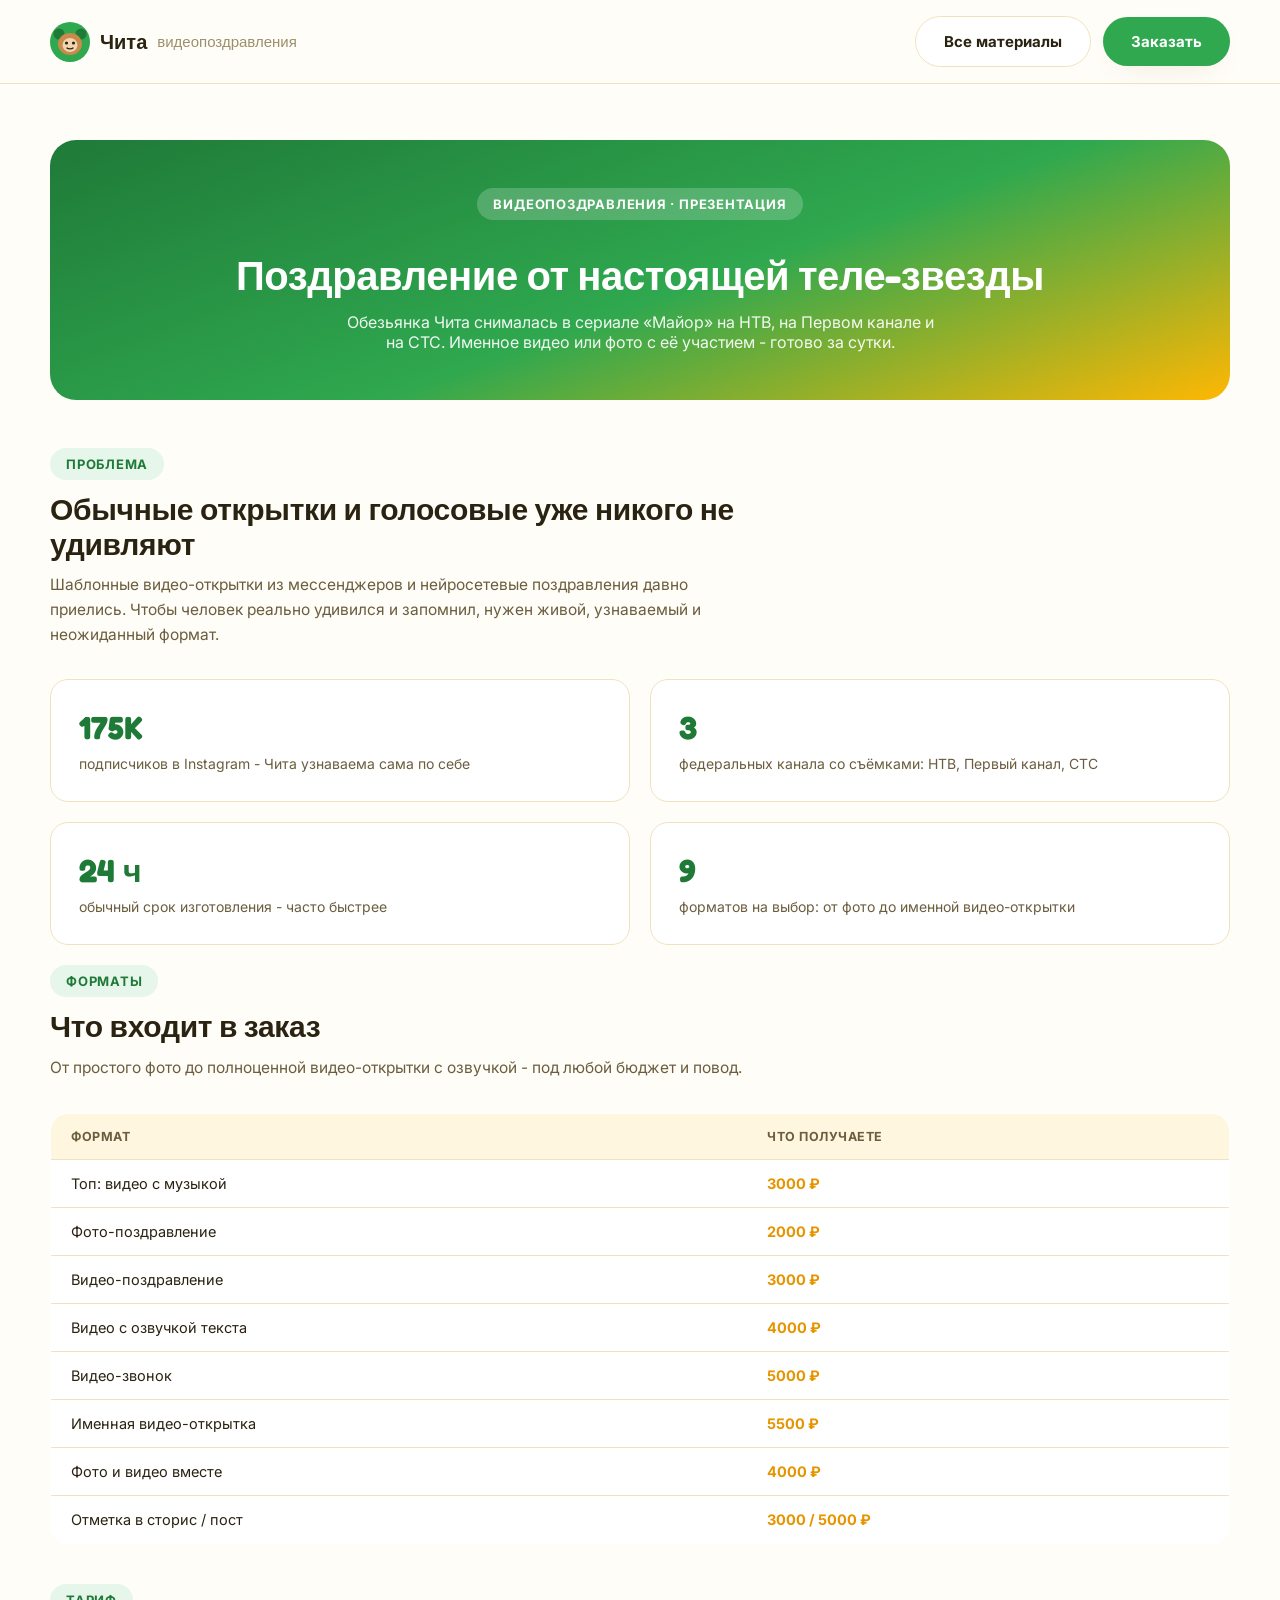
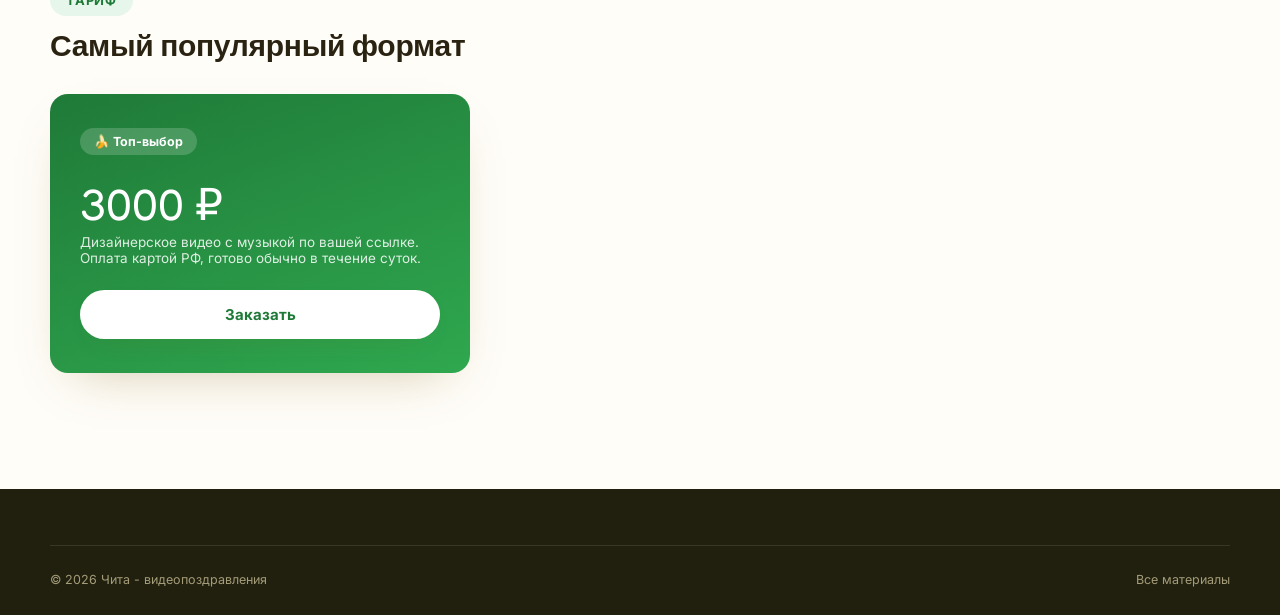
<file: presentation.html>
<!DOCTYPE html>
<html lang="ru">
<head>
<meta name="robots" content="noindex">
<meta charset="UTF-8">
<meta name="viewport" content="width=device-width, initial-scale=1.0">
<title>Презентация - Чита, видеопоздравления</title>
<link rel="preconnect" href="https://fonts.googleapis.com">
<link rel="preconnect" href="https://fonts.gstatic.com" crossorigin>
<link href="https://fonts.googleapis.com/css2?family=Fredoka:wght@500;600;700&family=Inter:wght@400;500;600;700;800&display=swap" rel="stylesheet">
<link rel="stylesheet" href="styles.css">
</head>
<body>
<div class="doc-bar">
  <div class="container doc-bar__inner">
    <a href="index.html" class="logo">
      <svg class="logo__mark" viewBox="0 0 40 40" fill="none" xmlns="http://www.w3.org/2000/svg">
        <circle cx="20" cy="20" r="20" fill="#2FA84F"/>
        <circle cx="9" cy="12" r="5.5" fill="#1F7A38"/>
        <circle cx="31" cy="12" r="5.5" fill="#1F7A38"/>
        <ellipse cx="20" cy="22" rx="12" ry="11" fill="#C98A4B"/>
        <ellipse cx="20" cy="23" rx="7.5" ry="7" fill="#F2D5AE"/>
        <circle cx="16.5" cy="21" r="1.6" fill="#2B2312"/>
        <circle cx="23.5" cy="21" r="1.6" fill="#2B2312"/>
        <path d="M17 26c1 1.2 5 1.2 6 0" stroke="#2B2312" stroke-width="1.3" stroke-linecap="round"/>
      </svg>
      Чита <span class="logo__suffix">видеопоздравления</span>
    </a>
    <div class="doc-bar__actions">
      <a href="materials.html" class="btn btn--ghost">Все материалы</a>
      <a href="index.html#form" class="btn btn--primary">Заказать</a>
    </div>
  </div>
</div>

<section class="doc-section" style="padding-top:56px;">
  <div class="container">
    <div class="pres-hero">
      <div class="eyebrow">Видеопоздравления · Презентация</div>
      <h1>Поздравление от настоящей теле-звезды</h1>
      <p>Обезьянка Чита снималась в сериале «Майор» на НТВ, на Первом канале и на СТС. Именное видео или фото с её участием - готово за сутки.</p>
    </div>

    <div class="doc-section__head">
      <div class="eyebrow">Проблема</div>
      <h2>Обычные открытки и голосовые уже никого не удивляют</h2>
      <p>Шаблонные видео-открытки из мессенджеров и нейросетевые поздравления давно приелись. Чтобы человек реально удивился и запомнил, нужен живой, узнаваемый и неожиданный формат.</p>
    </div>

    <div class="pres-grid">
      <div class="pres-num"><b>175K</b><span>подписчиков в Instagram - Чита узнаваема сама по себе</span></div>
      <div class="pres-num"><b>3</b><span>федеральных канала со съёмками: НТВ, Первый канал, СТС</span></div>
      <div class="pres-num"><b>24 ч</b><span>обычный срок изготовления - часто быстрее</span></div>
      <div class="pres-num"><b>9</b><span>форматов на выбор: от фото до именной видео-открытки</span></div>
    </div>

    <div class="doc-section__head" style="margin-top:12px;">
      <div class="eyebrow">Форматы</div>
      <h2>Что входит в заказ</h2>
      <p>От простого фото до полноценной видео-открытки с озвучкой - под любой бюджет и повод.</p>
    </div>
    <table class="calc-table" style="margin-bottom:40px;">
      <thead><tr><th>Формат</th><th>Что получаете</th></tr></thead>
      <tbody>
        <tr><td>Топ: видео с музыкой</td><td class="num">3000 ₽</td></tr>
        <tr><td>Фото-поздравление</td><td class="num">2000 ₽</td></tr>
        <tr><td>Видео-поздравление</td><td class="num">3000 ₽</td></tr>
        <tr><td>Видео с озвучкой текста</td><td class="num">4000 ₽</td></tr>
        <tr><td>Видео-звонок</td><td class="num">5000 ₽</td></tr>
        <tr><td>Именная видео-открытка</td><td class="num">5500 ₽</td></tr>
        <tr><td>Фото и видео вместе</td><td class="num">4000 ₽</td></tr>
        <tr><td>Отметка в сторис / пост</td><td class="num">3000 / 5000 ₽</td></tr>
      </tbody>
    </table>

    <div class="doc-section__head">
      <div class="eyebrow">Тариф</div>
      <h2>Самый популярный формат</h2>
    </div>
    <div class="pres-grid" style="grid-template-columns: 1fr;">
      <div class="price__card" style="max-width:420px;">
        <span class="price__badge">🍌 Топ-выбор</span>
        <div class="price__new">3000 ₽</div>
        <div class="price__note">Дизайнерское видео с музыкой по вашей ссылке. Оплата картой РФ, готово обычно в течение суток.</div>
        <a href="index.html#form" class="btn btn--primary btn--block" style="background:#fff; color:var(--accent-dark);">Заказать</a>
      </div>
    </div>
  </div>
</section>

<footer class="footer">
  <div class="container footer__bottom">
    <span>© <span id="year"></span> Чита - видеопоздравления</span>
    <a href="materials.html">Все материалы</a>
  </div>
</footer>
<script>document.getElementById('year').textContent = new Date().getFullYear();</script>
</body>
</html>
</file>
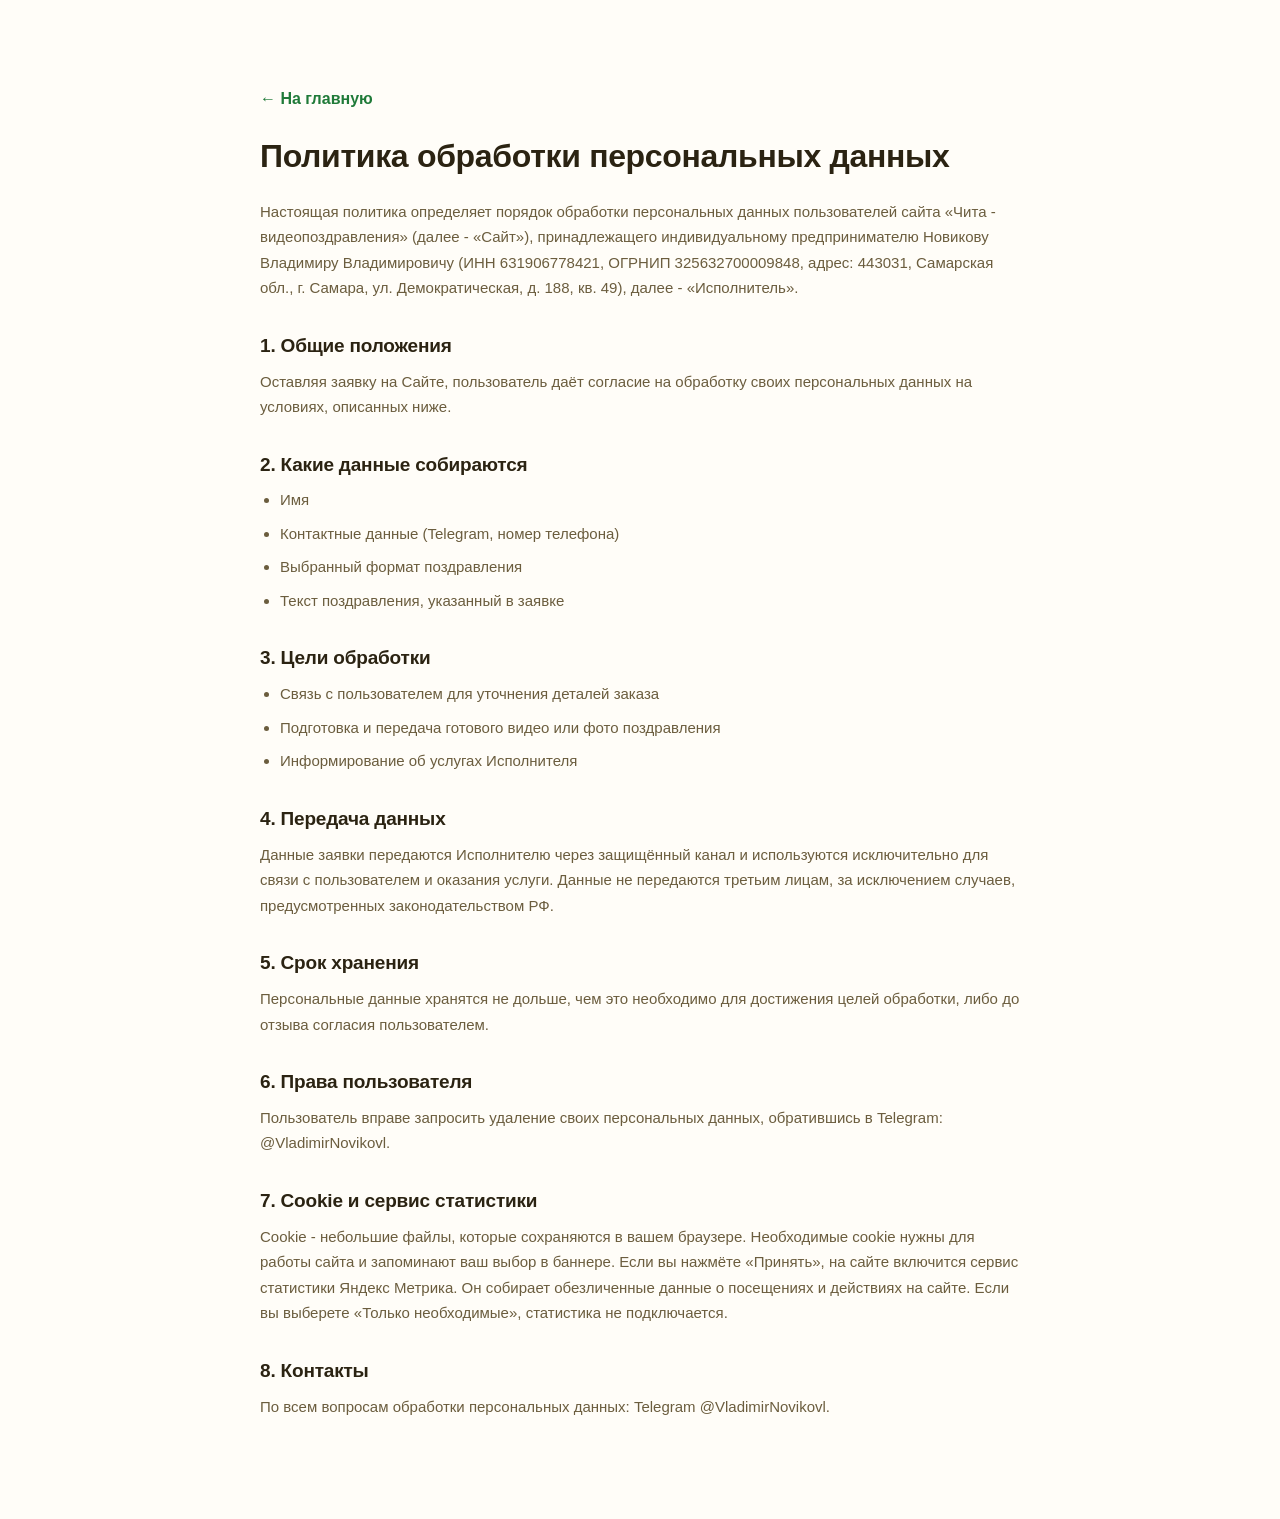
<file: privacy.html>
<!DOCTYPE html>
<html lang="ru">
<head>
<meta charset="UTF-8">
<meta name="viewport" content="width=device-width, initial-scale=1.0">
<title>Политика обработки персональных данных - Чита</title>
<link rel="stylesheet" href="styles.css">
<style>
  .legal { padding: 90px 0 100px; max-width: 760px; margin-inline: auto; }
  .legal h1 { font-size: 32px; margin-bottom: 24px; }
  .legal h2 { font-size: 19px; margin: 34px 0 12px; }
  .legal p, .legal li { font-size: 15px; color: var(--ink-soft); line-height: 1.7; }
  .legal ul { padding-left: 20px; list-style: disc; }
  .legal ul li { margin-bottom: 8px; }
  .legal a.back { display: inline-flex; align-items: center; gap: 6px; font-weight: 700; color: var(--accent-dark); margin-bottom: 30px; }
</style>
</head>
<body>
<div class="container legal">
  <a href="index.html" class="back">← На главную</a>
  <h1>Политика обработки персональных данных</h1>
  <p>Настоящая политика определяет порядок обработки персональных данных пользователей сайта «Чита - видеопоздравления» (далее - «Сайт»), принадлежащего индивидуальному предпринимателю Новикову Владимиру Владимировичу (ИНН 631906778421, ОГРНИП 325632700009848, адрес: 443031, Самарская обл., г. Самара, ул. Демократическая, д. 188, кв. 49), далее - «Исполнитель».</p>

  <h2>1. Общие положения</h2>
  <p>Оставляя заявку на Сайте, пользователь даёт согласие на обработку своих персональных данных на условиях, описанных ниже.</p>

  <h2>2. Какие данные собираются</h2>
  <ul>
    <li>Имя</li>
    <li>Контактные данные (Telegram, номер телефона)</li>
    <li>Выбранный формат поздравления</li>
    <li>Текст поздравления, указанный в заявке</li>
  </ul>

  <h2>3. Цели обработки</h2>
  <ul>
    <li>Связь с пользователем для уточнения деталей заказа</li>
    <li>Подготовка и передача готового видео или фото поздравления</li>
    <li>Информирование об услугах Исполнителя</li>
  </ul>

  <h2>4. Передача данных</h2>
  <p>Данные заявки передаются Исполнителю через защищённый канал и используются исключительно для связи с пользователем и оказания услуги. Данные не передаются третьим лицам, за исключением случаев, предусмотренных законодательством РФ.</p>

  <h2>5. Срок хранения</h2>
  <p>Персональные данные хранятся не дольше, чем это необходимо для достижения целей обработки, либо до отзыва согласия пользователем.</p>

  <h2>6. Права пользователя</h2>
  <p>Пользователь вправе запросить удаление своих персональных данных, обратившись в Telegram: <a href="https://t.me/VladimirNovikovl" target="_blank" rel="noopener">@VladimirNovikovl</a>.</p>

  <h2 id="cookie">7. Cookie и сервис статистики</h2>
  <p>Cookie - небольшие файлы, которые сохраняются в вашем браузере. Необходимые cookie нужны для работы сайта и запоминают ваш выбор в баннере. Если вы нажмёте «Принять», на сайте включится сервис статистики Яндекс Метрика. Он собирает обезличенные данные о посещениях и действиях на сайте. Если вы выберете «Только необходимые», статистика не подключается.</p>

  <h2>8. Контакты</h2>
  <p>По всем вопросам обработки персональных данных: Telegram @VladimirNovikovl.</p>
</div>
</body>
</html>
</file>
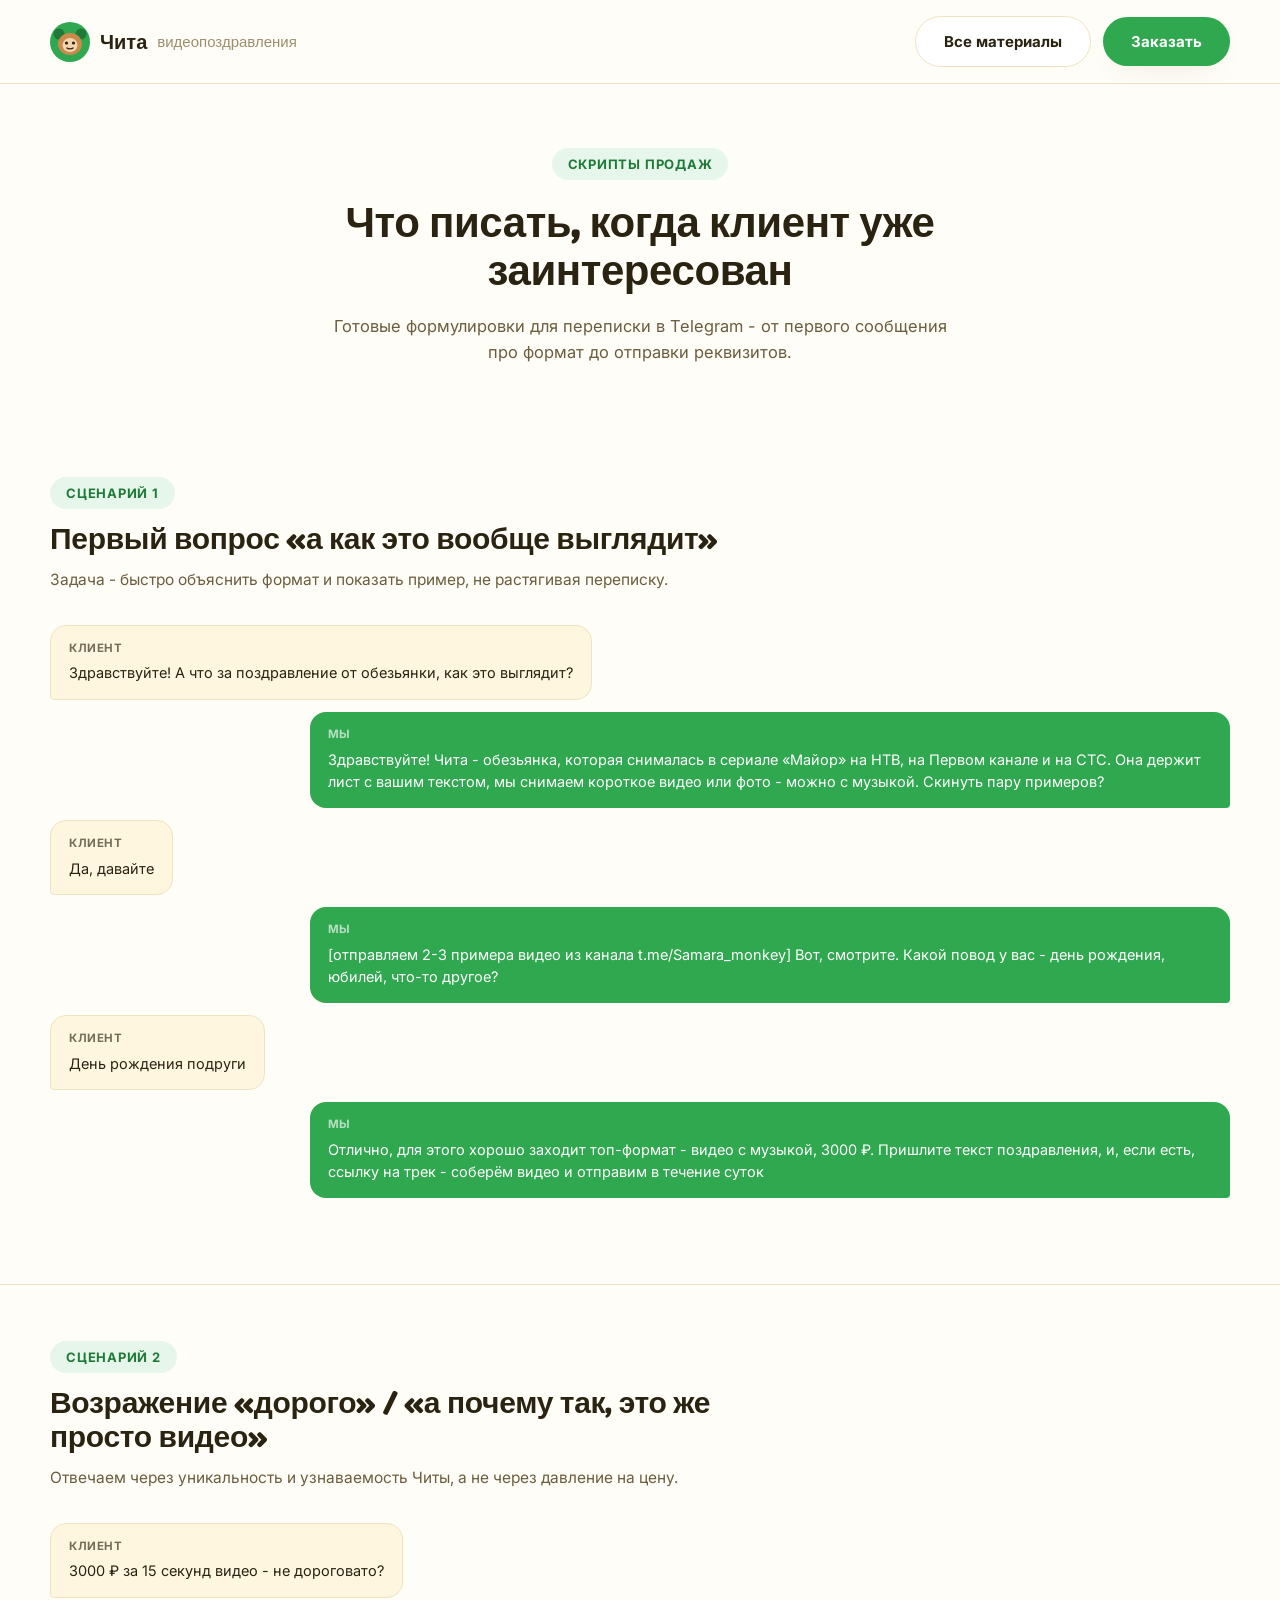
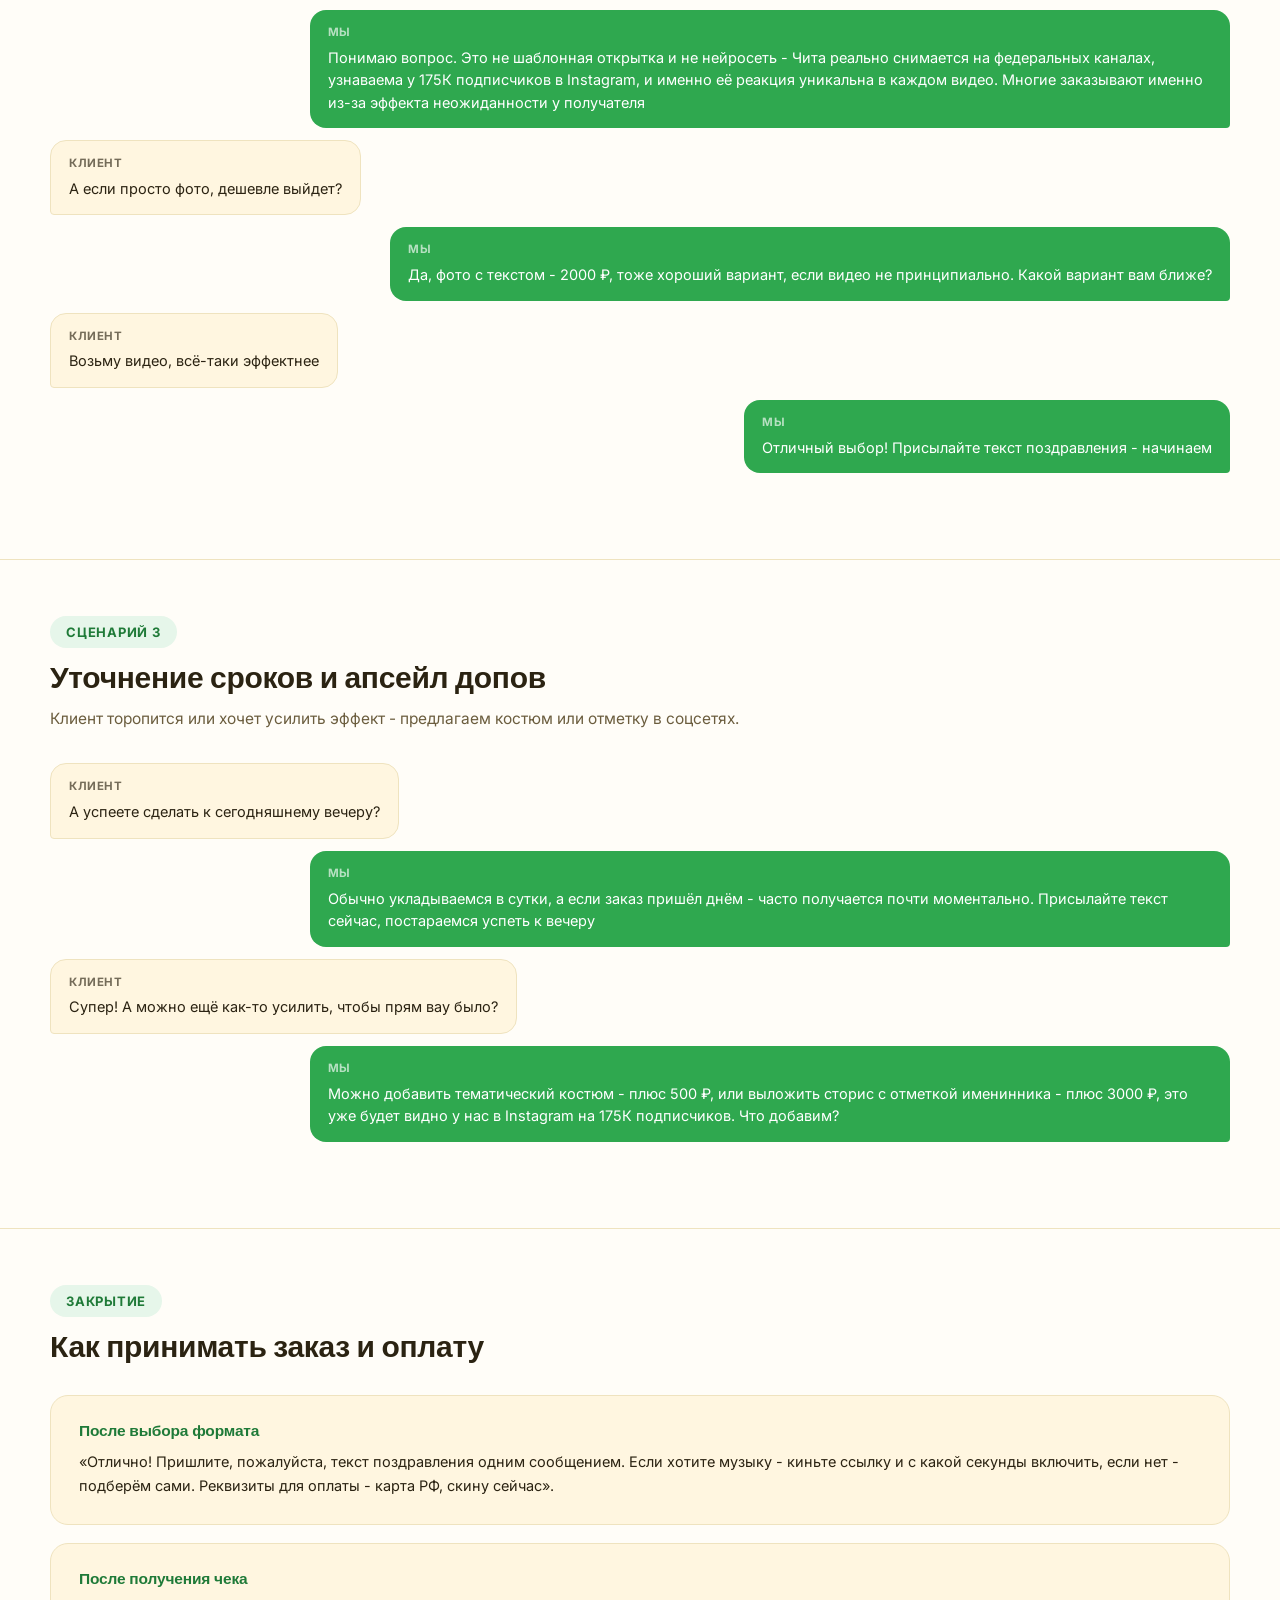
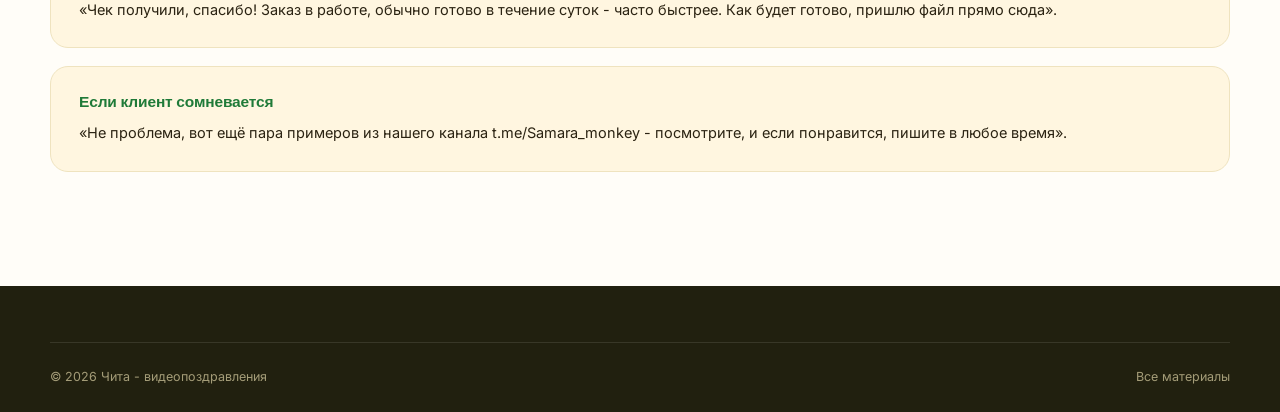
<file: scripts.html>
<!DOCTYPE html>
<html lang="ru">
<head>
<meta name="robots" content="noindex">
<meta charset="UTF-8">
<meta name="viewport" content="width=device-width, initial-scale=1.0">
<title>Скрипты продаж - Чита, видеопоздравления</title>
<link rel="preconnect" href="https://fonts.googleapis.com">
<link rel="preconnect" href="https://fonts.gstatic.com" crossorigin>
<link href="https://fonts.googleapis.com/css2?family=Fredoka:wght@500;600;700&family=Inter:wght@400;500;600;700;800&display=swap" rel="stylesheet">
<link rel="stylesheet" href="styles.css">
</head>
<body>
<div class="doc-bar">
  <div class="container doc-bar__inner">
    <a href="index.html" class="logo">
      <svg class="logo__mark" viewBox="0 0 40 40" fill="none" xmlns="http://www.w3.org/2000/svg">
        <circle cx="20" cy="20" r="20" fill="#2FA84F"/>
        <circle cx="9" cy="12" r="5.5" fill="#1F7A38"/>
        <circle cx="31" cy="12" r="5.5" fill="#1F7A38"/>
        <ellipse cx="20" cy="22" rx="12" ry="11" fill="#C98A4B"/>
        <ellipse cx="20" cy="23" rx="7.5" ry="7" fill="#F2D5AE"/>
        <circle cx="16.5" cy="21" r="1.6" fill="#2B2312"/>
        <circle cx="23.5" cy="21" r="1.6" fill="#2B2312"/>
        <path d="M17 26c1 1.2 5 1.2 6 0" stroke="#2B2312" stroke-width="1.3" stroke-linecap="round"/>
      </svg>
      Чита <span class="logo__suffix">видеопоздравления</span>
    </a>
    <div class="doc-bar__actions">
      <a href="materials.html" class="btn btn--ghost">Все материалы</a>
      <a href="index.html#form" class="btn btn--primary">Заказать</a>
    </div>
  </div>
</div>

<div class="doc-hero">
  <div class="container">
    <div class="eyebrow">Скрипты продаж</div>
    <h1>Что писать, когда клиент уже заинтересован</h1>
    <p>Готовые формулировки для переписки в Telegram - от первого сообщения про формат до отправки реквизитов.</p>
  </div>
</div>

<section class="doc-section">
  <div class="container">
    <div class="doc-section__head">
      <div class="eyebrow">Сценарий 1</div>
      <h2>Первый вопрос «а как это вообще выглядит»</h2>
      <p>Задача - быстро объяснить формат и показать пример, не растягивая переписку.</p>
    </div>
    <div class="dialog">
      <div class="dialog__line client"><b>Клиент</b>Здравствуйте! А что за поздравление от обезьянки, как это выглядит?</div>
      <div class="dialog__line us"><b>Мы</b>Здравствуйте! Чита - обезьянка, которая снималась в сериале «Майор» на НТВ, на Первом канале и на СТС. Она держит лист с вашим текстом, мы снимаем короткое видео или фото - можно с музыкой. Скинуть пару примеров?</div>
      <div class="dialog__line client"><b>Клиент</b>Да, давайте</div>
      <div class="dialog__line us"><b>Мы</b>[отправляем 2-3 примера видео из канала t.me/Samara_monkey] Вот, смотрите. Какой повод у вас - день рождения, юбилей, что-то другое?</div>
      <div class="dialog__line client"><b>Клиент</b>День рождения подруги</div>
      <div class="dialog__line us"><b>Мы</b>Отлично, для этого хорошо заходит топ-формат - видео с музыкой, 3000 ₽. Пришлите текст поздравления, и, если есть, ссылку на трек - соберём видео и отправим в течение суток</div>
    </div>
  </div>
</section>

<section class="doc-section">
  <div class="container">
    <div class="doc-section__head">
      <div class="eyebrow">Сценарий 2</div>
      <h2>Возражение «дорого» / «а почему так, это же просто видео»</h2>
      <p>Отвечаем через уникальность и узнаваемость Читы, а не через давление на цену.</p>
    </div>
    <div class="dialog">
      <div class="dialog__line client"><b>Клиент</b>3000 ₽ за 15 секунд видео - не дороговато?</div>
      <div class="dialog__line us"><b>Мы</b>Понимаю вопрос. Это не шаблонная открытка и не нейросеть - Чита реально снимается на федеральных каналах, узнаваема у 175К подписчиков в Instagram, и именно её реакция уникальна в каждом видео. Многие заказывают именно из-за эффекта неожиданности у получателя</div>
      <div class="dialog__line client"><b>Клиент</b>А если просто фото, дешевле выйдет?</div>
      <div class="dialog__line us"><b>Мы</b>Да, фото с текстом - 2000 ₽, тоже хороший вариант, если видео не принципиально. Какой вариант вам ближе?</div>
      <div class="dialog__line client"><b>Клиент</b>Возьму видео, всё-таки эффектнее</div>
      <div class="dialog__line us"><b>Мы</b>Отличный выбор! Присылайте текст поздравления - начинаем</div>
    </div>
  </div>
</section>

<section class="doc-section">
  <div class="container">
    <div class="doc-section__head">
      <div class="eyebrow">Сценарий 3</div>
      <h2>Уточнение сроков и апсейл допов</h2>
      <p>Клиент торопится или хочет усилить эффект - предлагаем костюм или отметку в соцсетях.</p>
    </div>
    <div class="dialog">
      <div class="dialog__line client"><b>Клиент</b>А успеете сделать к сегодняшнему вечеру?</div>
      <div class="dialog__line us"><b>Мы</b>Обычно укладываемся в сутки, а если заказ пришёл днём - часто получается почти моментально. Присылайте текст сейчас, постараемся успеть к вечеру</div>
      <div class="dialog__line client"><b>Клиент</b>Супер! А можно ещё как-то усилить, чтобы прям вау было?</div>
      <div class="dialog__line us"><b>Мы</b>Можно добавить тематический костюм - плюс 500 ₽, или выложить сторис с отметкой именинника - плюс 3000 ₽, это уже будет видно у нас в Instagram на 175К подписчиков. Что добавим?</div>
    </div>
  </div>
</section>

<section class="doc-section">
  <div class="container">
    <div class="doc-section__head">
      <div class="eyebrow">Закрытие</div>
      <h2>Как принимать заказ и оплату</h2>
    </div>
    <div class="block-card">
      <h4>После выбора формата</h4>
      <p>«Отлично! Пришлите, пожалуйста, текст поздравления одним сообщением. Если хотите музыку - киньте ссылку и с какой секунды включить, если нет - подберём сами. Реквизиты для оплаты - карта РФ, скину сейчас».</p>
    </div>
    <div class="block-card">
      <h4>После получения чека</h4>
      <p>«Чек получили, спасибо! Заказ в работе, обычно готово в течение суток - часто быстрее. Как будет готово, пришлю файл прямо сюда».</p>
    </div>
    <div class="block-card">
      <h4>Если клиент сомневается</h4>
      <p>«Не проблема, вот ещё пара примеров из нашего канала t.me/Samara_monkey - посмотрите, и если понравится, пишите в любое время».</p>
    </div>
  </div>
</section>

<footer class="footer">
  <div class="container footer__bottom">
    <span>© <span id="year"></span> Чита - видеопоздравления</span>
    <a href="materials.html">Все материалы</a>
  </div>
</footer>
<script>document.getElementById('year').textContent = new Date().getFullYear();</script>
</body>
</html>
</file>
<file: styles.css>
:root {
  --bg: #fffdf8;
  --bg-soft: #fff6e0;
  --bg-alt: #fef0c8;
  --ink: #2b2312;
  --ink-soft: #6b5d3e;
  --ink-mute: #9c8f6c;
  --accent: #2fa84f;
  --accent-dark: #1f7a38;
  --accent-soft: #e6f6ea;
  --banana: #ffb703;
  --banana-dark: #e69500;
  --line: #efe3bf;
  --white: #ffffff;
  --radius: 18px;
  --radius-sm: 12px;
  --shadow: 0 20px 50px -25px rgba(120, 90, 10, 0.35);
  --shadow-sm: 0 10px 30px -18px rgba(120, 90, 10, 0.28);
  --ff-head: 'Fredoka', sans-serif;
  --ff-body: 'Inter', sans-serif;
}

* { box-sizing: border-box; }
html { scroll-behavior: smooth; }
body {
  margin: 0;
  font-family: var(--ff-body);
  background: var(--bg);
  color: var(--ink);
  -webkit-font-smoothing: antialiased;
  overflow-x: hidden;
}
h1, h2, h3, h4 { font-family: var(--ff-head); margin: 0; line-height: 1.15; letter-spacing: -0.01em; }
p { margin: 0; }
a { color: inherit; text-decoration: none; }
ul { margin: 0; padding: 0; list-style: none; }
img { max-width: 100%; display: block; }
button { font-family: inherit; cursor: pointer; border: none; }
.container { width: min(1180px, 100% - 48px); margin-inline: auto; }
section { padding: 96px 0; }
.eyebrow {
  display: inline-flex; align-items: center; gap: 8px;
  font-size: 13px; font-weight: 700; letter-spacing: 0.06em; text-transform: uppercase;
  color: var(--accent-dark); background: var(--accent-soft);
  padding: 8px 16px; border-radius: 999px; margin-bottom: 18px;
}
.section__head { max-width: 680px; margin-bottom: 52px; }
.section__head h2 { font-size: clamp(28px, 3.4vw, 40px); }
.section__head p { margin-top: 14px; font-size: 17px; color: var(--ink-soft); line-height: 1.6; }
.section__head.center { margin-inline: auto; text-align: center; }

.btn {
  display: inline-flex; align-items: center; justify-content: center; gap: 8px;
  padding: 15px 28px; border-radius: 999px; font-weight: 700; font-size: 15px;
  transition: transform 0.2s ease, box-shadow 0.2s ease, background 0.2s ease;
  white-space: nowrap;
}
.btn--primary { background: var(--accent); color: #fff; box-shadow: var(--shadow-sm); }
.btn--primary:hover { background: var(--accent-dark); transform: translateY(-2px); }
.btn--ghost { background: var(--white); color: var(--ink); border: 1.5px solid var(--line); }
.btn--ghost:hover { border-color: var(--accent); color: var(--accent-dark); }
.btn--block { width: 100%; }

/* Header */
.header {
  position: sticky; top: 0; z-index: 100;
  background: rgba(255,253,248,0.88); backdrop-filter: blur(14px);
  border-bottom: 1px solid transparent;
  transition: border-color 0.2s ease, box-shadow 0.2s ease;
}
.header.scrolled { border-color: var(--line); box-shadow: 0 8px 24px -20px rgba(90,60,10,0.35); }
.header__inner { display: flex; align-items: center; gap: 24px; min-width: 0; padding: 16px 0; }
.logo { display: flex; align-items: center; gap: 10px; font-family: var(--ff-head); font-weight: 600; font-size: 20px; flex-shrink: 0; }
.logo__mark { width: 40px; height: 40px; flex-shrink: 0; }
.logo__suffix { color: var(--ink-mute); font-weight: 400; font-size: 15px; }
.nav { display: flex; align-items: center; gap: 26px; margin-left: 12px; }
.nav a { font-size: 14.5px; font-weight: 600; color: var(--ink-soft); white-space: nowrap; transition: color 0.15s ease; }
.nav a:hover { color: var(--accent-dark); }
.header__actions { display: flex; align-items: center; gap: 16px; margin-left: auto; }
.header__phone { font-weight: 700; font-size: 15px; white-space: nowrap; }
.header__phone span { display: block; font-weight: 500; font-size: 11.5px; color: var(--ink-mute); }
.burger { display: none; flex-direction: column; gap: 5px; width: 26px; padding: 6px; flex-shrink: 0; background: none; }
.burger span { width: 100%; height: 2px; background: var(--ink); border-radius: 2px; transition: transform 0.25s ease, opacity 0.25s ease; }
.burger.is-open span:nth-child(1) { transform: translateY(7px) rotate(45deg); }
.burger.is-open span:nth-child(2) { opacity: 0; }
.burger.is-open span:nth-child(3) { transform: translateY(-7px) rotate(-45deg); }

/* Hero */
.hero { padding: 72px 0 100px; position: relative; overflow: hidden; }
.hero::before {
  content: ''; position: absolute; top: -180px; right: -160px; width: 560px; height: 560px;
  background: radial-gradient(circle, var(--accent-soft) 0%, transparent 70%); z-index: -1;
}
.hero__grid { display: grid; grid-template-columns: 1.1fr 0.9fr; gap: 56px; align-items: center; }
.hero__title { font-size: clamp(34px, 4.6vw, 54px); }
.hero__title em { color: var(--accent-dark); font-style: normal; }
.hero__lead { margin-top: 22px; font-size: 18px; line-height: 1.65; color: var(--ink-soft); max-width: 540px; }
.hero__actions { display: flex; gap: 14px; margin-top: 32px; flex-wrap: wrap; }
.hero__stats { display: grid; grid-template-columns: repeat(3, auto); gap: 28px; margin-top: 48px; }
.hero__stat b { display: block; font-family: var(--ff-head); font-size: 28px; color: var(--accent-dark); }
.hero__stat span { font-size: 13px; color: var(--ink-mute); }
.hero__card {
  background: linear-gradient(160deg, #1f7a38, #2fa84f 55%, #ffb703);
  border-radius: 26px; padding: 32px; color: #fff; box-shadow: var(--shadow);
  position: relative;
}
.hero__card-top { display: flex; justify-content: space-between; align-items: center; margin-bottom: 22px; }
.hero__card-top span { font-size: 13px; font-weight: 700; text-transform: uppercase; letter-spacing: 0.06em; opacity: 0.85; }
.hero__badge-row { display: flex; flex-wrap: wrap; gap: 8px; margin-bottom: 20px; }
.hero__badge { font-size: 12.5px; font-weight: 700; background: rgba(255,255,255,0.2); padding: 7px 12px; border-radius: 999px; }
.hero__quote { font-size: 17px; line-height: 1.5; font-weight: 600; margin-bottom: 22px; }
.hero__card-foot { display: flex; align-items: center; gap: 10px; font-size: 13px; background: rgba(255,255,255,0.16); border-radius: 12px; padding: 12px 14px; }

.hero__video { position: relative; border-radius: 26px; overflow: hidden; box-shadow: var(--shadow); background: #111; max-width: 360px; margin-inline: auto; }
.hero__video-el { width: 100%; aspect-ratio: 9 / 16; object-fit: cover; display: block; background: #111; }
.hero__video-tag { position: absolute; top: 16px; left: 16px; background: rgba(0,0,0,0.55); color: #fff; font-size: 12.5px; font-weight: 700; padding: 7px 12px; border-radius: 999px; backdrop-filter: blur(6px); pointer-events: none; }

/* Trust strip */
.trust { padding: 28px 0; border-top: 1px solid var(--line); border-bottom: 1px solid var(--line); }
.trust__inner { display: flex; flex-wrap: wrap; gap: 20px 40px; align-items: center; justify-content: space-between; }
.trust__item { display: flex; align-items: center; gap: 10px; font-size: 14.5px; font-weight: 600; color: var(--ink-soft); }
.trust__item svg { color: var(--accent-dark); flex-shrink: 0; }

/* Advantages */
.adv-grid { display: grid; grid-template-columns: repeat(3, 1fr); gap: 22px; }
.adv { background: var(--bg-soft); border-radius: var(--radius); padding: 30px 28px; border: 1px solid var(--line); }
.adv__icon { width: 50px; height: 50px; border-radius: 14px; background: var(--white); display: flex; align-items: center; justify-content: center; color: var(--accent-dark); margin-bottom: 18px; box-shadow: var(--shadow-sm); }
.adv h3 { font-size: 18.5px; margin-bottom: 10px; }
.adv p { font-size: 14.5px; color: var(--ink-soft); line-height: 1.6; }

/* Services */
.srv-grid { display: grid; grid-template-columns: repeat(3, 1fr); gap: 20px; }
.srv { background: var(--white); border: 1px solid var(--line); border-radius: var(--radius); padding: 26px; transition: box-shadow 0.2s ease, transform 0.2s ease; }
.srv:hover { box-shadow: var(--shadow-sm); transform: translateY(-3px); }
.srv__top { display: flex; align-items: center; justify-content: space-between; margin-bottom: 16px; }
.srv__num { font-family: var(--ff-head); font-size: 13px; font-weight: 700; color: var(--accent-dark); background: var(--accent-soft); width: 30px; height: 30px; border-radius: 9px; display: flex; align-items: center; justify-content: center; }
.srv__price { font-family: var(--ff-head); font-size: 16px; color: var(--banana-dark); font-weight: 600; }
.srv h3 { font-size: 16.5px; margin-bottom: 8px; }
.srv p { font-size: 14px; color: var(--ink-soft); line-height: 1.55; }

/* Price */
.price { background: var(--bg-soft); }
.price__wrap { display: grid; grid-template-columns: 1.1fr 0.9fr; gap: 40px; align-items: start; }
.price__table { background: var(--white); border-radius: var(--radius); border: 1px solid var(--line); overflow: hidden; box-shadow: var(--shadow-sm); }
.price__row { display: flex; align-items: center; justify-content: space-between; gap: 14px; padding: 17px 24px; border-bottom: 1px solid var(--line); font-size: 15px; }
.price__row:last-child { border-bottom: none; }
.price__row-name { display: flex; align-items: center; gap: 12px; }
.price__row svg { color: var(--accent-dark); flex-shrink: 0; }
.price__row-val { font-weight: 700; color: var(--banana-dark); white-space: nowrap; }
.price__card {
  background: linear-gradient(160deg, #1f7a38, #2fa84f); border-radius: var(--radius); padding: 34px 30px; color: #fff;
  box-shadow: var(--shadow);
}
.price__old { font-size: 16px; text-decoration: line-through; opacity: 0.6; }
.price__new { font-family: var(--ff-head); font-size: 44px; margin: 6px 0 4px; }
.price__note { font-size: 13.5px; opacity: 0.85; margin-bottom: 24px; }
.price__badge { display: inline-block; background: rgba(255,255,255,0.18); font-size: 12.5px; font-weight: 700; padding: 6px 14px; border-radius: 999px; margin-bottom: 16px; }

/* Process */
.steps { display: grid; grid-template-columns: repeat(5, 1fr); gap: 18px; counter-reset: step; }
.step { position: relative; padding-top: 8px; }
.step__num { font-family: var(--ff-head); font-size: 42px; font-weight: 600; color: var(--accent-soft); -webkit-text-stroke: 1.5px var(--accent-dark); }
.step h3 { font-size: 15.5px; margin: 14px 0 8px; }
.step p { font-size: 13.5px; color: var(--ink-soft); line-height: 1.55; }

/* Media / platforms */
.plat-grid { display: grid; grid-template-columns: repeat(4, 1fr); gap: 18px; }
.plat { background: var(--white); border: 1px solid var(--line); border-radius: var(--radius); padding: 22px; text-align: center; transition: box-shadow 0.2s ease, transform 0.2s ease; }
.plat:hover { box-shadow: var(--shadow-sm); transform: translateY(-3px); }
.plat__icon { width: 42px; height: 42px; border-radius: 12px; background: var(--accent-soft); color: var(--accent-dark); display: flex; align-items: center; justify-content: center; margin: 0 auto 12px; }
.plat b { display: block; font-family: var(--ff-head); font-size: 17px; }
.plat span { font-size: 12.5px; color: var(--ink-mute); }

/* Reviews */
.rev-grid { display: grid; grid-template-columns: repeat(3, 1fr); gap: 22px; }
.rev { background: var(--white); border: 1px solid var(--line); border-radius: var(--radius); padding: 28px; }
.rev__stars { color: var(--banana-dark); margin-bottom: 14px; display: flex; gap: 2px; }
.rev p { font-size: 14.5px; color: var(--ink); line-height: 1.65; margin-bottom: 18px; }
.rev__author { display: flex; align-items: center; gap: 12px; }
.rev__avatar { width: 40px; height: 40px; border-radius: 50%; background: var(--accent-soft); color: var(--accent-dark); display: flex; align-items: center; justify-content: center; font-family: var(--ff-head); font-weight: 600; font-size: 15px; flex-shrink: 0; }
.rev__author b { display: block; font-size: 14px; }
.rev__author span { font-size: 12.5px; color: var(--ink-mute); }

/* FAQ */
.faq { max-width: 800px; margin-inline: auto; }
.faq__item { border-bottom: 1px solid var(--line); padding: 22px 0; }
.faq__item summary { cursor: pointer; font-weight: 700; font-size: 16.5px; list-style: none; display: flex; justify-content: space-between; align-items: center; gap: 16px; }
.faq__item summary::-webkit-details-marker { display: none; }
.faq__item summary::after { content: '+'; font-size: 22px; color: var(--accent-dark); font-weight: 400; flex-shrink: 0; transition: transform 0.2s ease; }
.faq__item[open] summary::after { transform: rotate(45deg); }
.faq__item p { margin-top: 14px; font-size: 15px; color: var(--ink-soft); line-height: 1.65; }

/* Form */
.form-section { background: var(--bg-soft); }
.form-wrap { display: grid; grid-template-columns: 0.9fr 1.1fr; gap: 44px; align-items: start; }
.form-info h2 { font-size: clamp(26px, 3.2vw, 34px); margin-bottom: 16px; }
.form-info p { color: var(--ink-soft); font-size: 15.5px; line-height: 1.65; margin-bottom: 26px; }
.form-info__list { display: flex; flex-direction: column; gap: 14px; }
.form-info__list li { display: flex; gap: 12px; align-items: flex-start; font-size: 14.5px; }
.form-info__list svg { color: var(--accent-dark); flex-shrink: 0; margin-top: 2px; }
.form { background: var(--white); border-radius: var(--radius); padding: 34px; box-shadow: var(--shadow); border: 1px solid var(--line); }
.form h3 { font-size: 20px; margin-bottom: 6px; }
.form > p { font-size: 14px; color: var(--ink-soft); margin-bottom: 22px; }
.field { margin-bottom: 16px; }
.field label { display: block; font-size: 13px; font-weight: 700; margin-bottom: 7px; color: var(--ink-soft); }
.field input, .field select, .field textarea {
  width: 100%; padding: 13px 15px; border-radius: var(--radius-sm); border: 1.5px solid var(--line);
  font-family: inherit; font-size: 14.5px; color: var(--ink); background: var(--bg-soft); transition: border-color 0.15s ease;
}
.field input:focus, .field select:focus, .field textarea:focus { outline: none; border-color: var(--accent); background: var(--white); }
.field textarea { resize: vertical; min-height: 80px; }
.form__legal { font-size: 12px; color: var(--ink-mute); margin-top: 14px; line-height: 1.5; }

/* Contacts + footer */
.contacts { padding-top: 0; }
.contact-cards { display: grid; grid-template-columns: repeat(3, 1fr); gap: 20px; }
.contact-card { background: var(--white); border: 1px solid var(--line); border-radius: var(--radius); padding: 26px; }
.contact-card svg { color: var(--accent-dark); margin-bottom: 14px; }
.contact-card h4 { font-size: 15px; margin-bottom: 6px; }
.contact-card p, .contact-card a { font-size: 14.5px; color: var(--ink-soft); }
.contact-card a:hover { color: var(--accent-dark); }

.footer { background: #21200f; color: #d8d2b8; padding: 56px 0 28px; margin-top: 40px; }
.footer__top { display: flex; justify-content: space-between; gap: 40px; flex-wrap: wrap; margin-bottom: 40px; }
.footer .logo { color: #fff; }
.footer__cols { display: flex; gap: 60px; flex-wrap: wrap; }
.footer__col h5 { font-size: 13px; text-transform: uppercase; letter-spacing: 0.06em; color: #a49c78; margin-bottom: 16px; }
.footer__col a, .footer__col p { display: block; font-size: 14px; color: #d8d2b8; margin-bottom: 10px; }
.footer__col a:hover { color: #fff; }
.footer__bottom { display: flex; justify-content: space-between; gap: 16px; flex-wrap: wrap; padding-top: 26px; border-top: 1px solid rgba(255,255,255,0.1); font-size: 12.5px; color: #a49c78; }
.footer__bottom a { color: #a49c78; }
.footer__bottom a:hover { color: #fff; }

.fab {
  position: fixed; right: 24px; bottom: 24px; z-index: 90; width: 58px; height: 58px; border-radius: 50%;
  background: var(--accent); color: #fff; display: flex; align-items: center; justify-content: center;
  box-shadow: 0 14px 30px -10px rgba(31,122,56,0.55); transition: transform 0.2s ease;
}
.fab:hover { transform: scale(1.08); }

/* Cookie */
.cookie { position: fixed; left: 16px; right: 16px; bottom: 16px; z-index: 120; max-width: 720px; margin: 0 auto; background: var(--white); border: 1px solid var(--line); border-radius: 16px; box-shadow: var(--shadow); padding: 16px 20px; display: flex; gap: 16px; align-items: center; flex-wrap: wrap; }
.cookie p { flex: 1 1 240px; font-size: 13.5px; color: var(--ink-soft); line-height: 1.5; }
.cookie a { color: var(--accent-dark); font-weight: 600; text-decoration: underline; }
.cookie__actions { display: flex; gap: 10px; flex-wrap: wrap; }
.cookie .btn { padding: 10px 18px; font-size: 14px; }

/* Reveal */
.reveal { opacity: 0; transform: translateY(18px); transition: opacity 0.6s ease, transform 0.6s ease; }
.reveal.is-visible { opacity: 1; transform: translateY(0); }

/* Responsive */
@media (max-width: 1180px) {
  .nav { gap: 18px; }
  .nav a { font-size: 13.5px; }
}
@media (max-width: 1100px) {
  .nav { display: none; position: absolute; top: 100%; left: 0; right: 0; background: var(--white); flex-direction: column; align-items: flex-start; gap: 4px; padding: 16px 24px 22px; border-bottom: 1px solid var(--line); box-shadow: 0 20px 30px -20px rgba(60,45,10,0.25); }
  .nav.is-open { display: flex; }
  .nav a { width: 100%; padding: 11px 0; border-bottom: 1px solid var(--line); }
  .nav a:last-child { border-bottom: none; }
  .burger { display: flex; }
  .steps { grid-template-columns: repeat(3, 1fr); }
  .plat-grid { grid-template-columns: repeat(2, 1fr); }
}
@media (max-width: 900px) {
  section { padding: 68px 0; }
  .hero { padding: 44px 0 64px; }
  .hero__grid { grid-template-columns: 1fr; }
  .hero__stats { grid-template-columns: repeat(3, auto); }
  .adv-grid, .srv-grid, .rev-grid { grid-template-columns: repeat(2, 1fr); }
  .price__wrap { grid-template-columns: 1fr; }
  .form-wrap { grid-template-columns: 1fr; }
  .contact-cards { grid-template-columns: 1fr; }
  .steps { grid-template-columns: repeat(2, 1fr); }
  .trust__inner { justify-content: flex-start; }
}
@media (max-width: 560px) {
  .header__phone-text { display: none; }
  .adv-grid, .srv-grid, .rev-grid { grid-template-columns: 1fr; }
  .plat-grid { grid-template-columns: 1fr 1fr; }
  .hero__stats { grid-template-columns: repeat(3, auto); gap: 16px; }
  .hero__stat b { font-size: 22px; }
  .steps { grid-template-columns: 1fr; }
}
@media (max-width: 380px) {
  .logo__suffix { display: none; }
}

/* ===== Doc pages (materials/scripts/presentation/outreach) ===== */
.doc-bar { position: sticky; top: 0; z-index: 100; background: rgba(255,253,248,0.92); backdrop-filter: blur(14px); border-bottom: 1px solid var(--line); padding: 16px 0; }
.doc-bar__inner { display: flex; align-items: center; justify-content: space-between; gap: 20px; flex-wrap: wrap; }
.doc-bar__actions { display: flex; gap: 12px; align-items: center; }
.doc-hero { padding: 64px 0 56px; text-align: center; }
.doc-hero h1 { font-size: clamp(28px, 4vw, 42px); max-width: 780px; margin-inline: auto; }
.doc-hero p { max-width: 620px; margin: 18px auto 0; font-size: 16.5px; color: var(--ink-soft); line-height: 1.6; }
.doc-section { padding: 56px 0; }
.doc-section + .doc-section { border-top: 1px solid var(--line); }
.doc-section__head { margin-bottom: 32px; max-width: 700px; }
.doc-section__head .eyebrow { margin-bottom: 12px; }
.doc-section__head h2 { font-size: clamp(24px, 3vw, 30px); }
.doc-section__head p { margin-top: 12px; color: var(--ink-soft); font-size: 15.5px; line-height: 1.6; }

.mat-grid { display: grid; grid-template-columns: repeat(3, 1fr); gap: 22px; }
.mat-card { background: var(--white); border: 1px solid var(--line); border-radius: var(--radius); padding: 30px; display: flex; flex-direction: column; gap: 14px; transition: box-shadow 0.2s ease, transform 0.2s ease; }
.mat-card:hover { box-shadow: var(--shadow-sm); transform: translateY(-3px); }
.mat-card__icon { width: 48px; height: 48px; border-radius: 13px; background: var(--accent-soft); color: var(--accent-dark); display: flex; align-items: center; justify-content: center; }
.mat-card h3 { font-size: 18px; }
.mat-card p { font-size: 14.5px; color: var(--ink-soft); line-height: 1.6; flex: 1; }

.dialog { display: flex; flex-direction: column; gap: 12px; margin-bottom: 30px; }
.dialog__line { max-width: 78%; padding: 14px 18px; border-radius: 16px; font-size: 14.5px; line-height: 1.55; }
.dialog__line.client { align-self: flex-start; background: var(--bg-soft); border: 1px solid var(--line); border-bottom-left-radius: 4px; }
.dialog__line.us { align-self: flex-end; background: var(--accent); color: #fff; border-bottom-right-radius: 4px; }
.dialog__line b { display: block; font-size: 11.5px; text-transform: uppercase; letter-spacing: 0.05em; opacity: 0.65; margin-bottom: 5px; }

.block-card { background: var(--bg-soft); border: 1px solid var(--line); border-radius: var(--radius); padding: 26px 28px; margin-bottom: 18px; }
.block-card h4 { font-size: 15.5px; margin-bottom: 10px; color: var(--accent-dark); }
.block-card p { font-size: 14.5px; color: var(--ink); line-height: 1.65; }
.block-card p + p { margin-top: 10px; }

.pres-hero { background: linear-gradient(160deg, #1f7a38, #2fa84f 55%, #ffb703); border-radius: 26px; padding: 48px 40px; color: #fff; text-align: center; margin-bottom: 48px; }
.pres-hero .eyebrow { background: rgba(255,255,255,0.2); color: #fff; }
.pres-hero h1 { font-size: clamp(28px, 4vw, 40px); margin: 14px 0; }
.pres-hero p { max-width: 600px; margin-inline: auto; opacity: 0.92; font-size: 16px; }

.pres-grid { display: grid; grid-template-columns: repeat(2, 1fr); gap: 20px; margin-bottom: 20px; }
.pres-num { background: var(--white); border: 1px solid var(--line); border-radius: var(--radius); padding: 28px; }
.pres-num b { display: block; font-family: var(--ff-head); font-size: 32px; color: var(--accent-dark); margin-bottom: 6px; }
.pres-num span { font-size: 14px; color: var(--ink-soft); }

.calc-table { width: 100%; border-collapse: collapse; background: var(--white); border-radius: var(--radius); overflow: hidden; border: 1px solid var(--line); }
.calc-table th, .calc-table td { text-align: left; padding: 15px 20px; font-size: 14.5px; border-bottom: 1px solid var(--line); }
.calc-table th { background: var(--bg-soft); font-weight: 700; color: var(--ink-soft); font-size: 12.5px; text-transform: uppercase; letter-spacing: 0.04em; }
.calc-table tr:last-child td { border-bottom: none; }
.calc-table td.num { font-weight: 700; color: var(--banana-dark); }

.msg-block { background: var(--white); border: 1px solid var(--line); border-radius: var(--radius); padding: 26px 28px; margin-bottom: 18px; position: relative; }
.msg-block__tag { display: inline-block; font-size: 12px; font-weight: 700; text-transform: uppercase; letter-spacing: 0.05em; color: var(--accent-dark); background: var(--accent-soft); padding: 5px 12px; border-radius: 999px; margin-bottom: 14px; }
.msg-block p { font-size: 14.5px; color: var(--ink); line-height: 1.7; white-space: pre-line; }

@media (max-width: 900px) {
  .mat-grid { grid-template-columns: 1fr; }
  .pres-grid { grid-template-columns: 1fr; }
  .dialog__line { max-width: 90%; }
}
</file>
